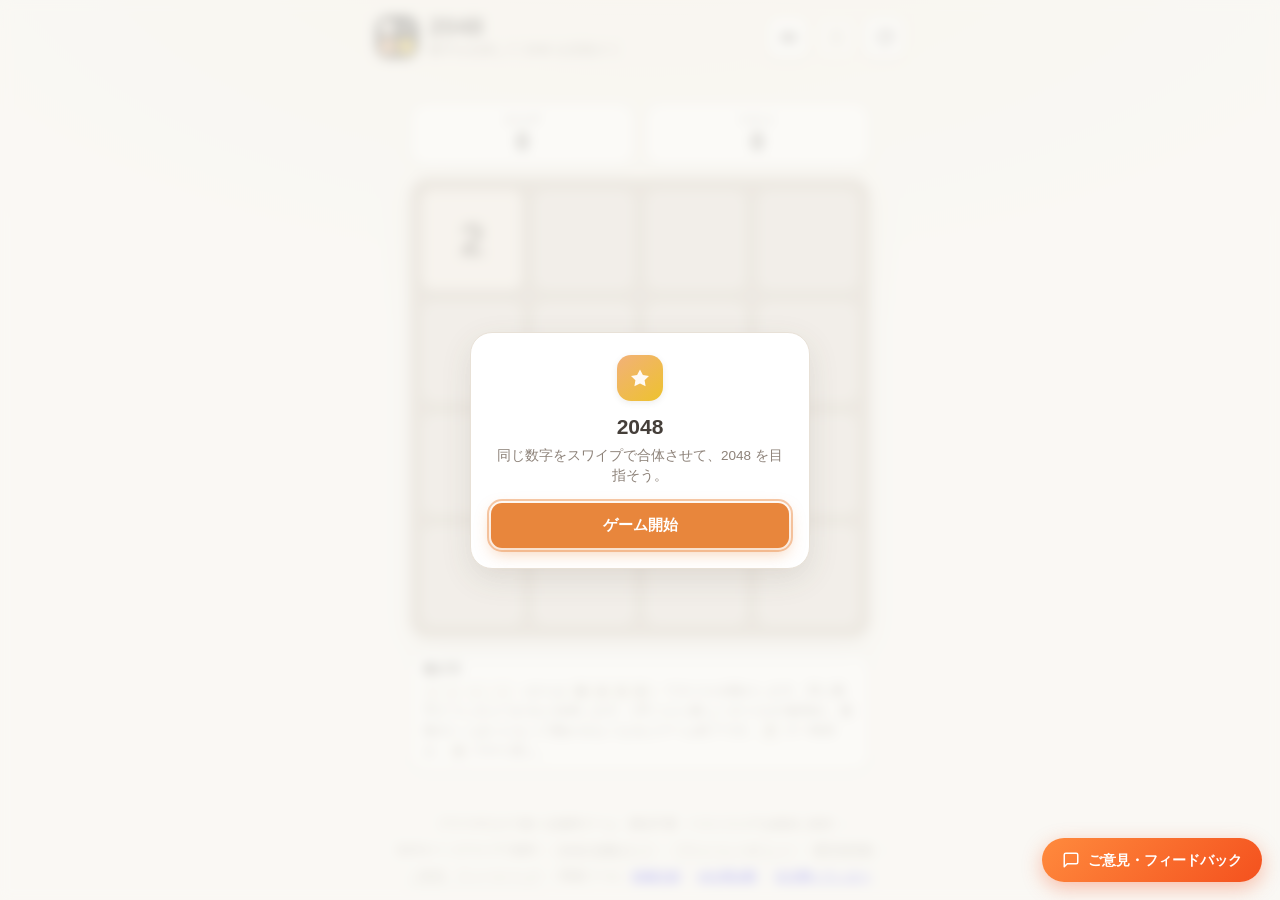
<file: index.html>
<!DOCTYPE html>
<html lang="ja">
<head>
<meta charset="UTF-8">
<meta name="viewport" content="width=device-width, initial-scale=1, viewport-fit=cover, maximum-scale=1, user-scalable=no">
<meta name="theme-color" content="#faf8f4" media="(prefers-color-scheme: light)">
<meta name="theme-color" content="#16151a" media="(prefers-color-scheme: dark)">
<meta name="description" content="2048は、同じ数字のタイルを合体させて2048を目指す無料のパズルゲームです。スマホのスワイプとキーボード操作に対応。インストール不要、ブラウザだけで遊べます。">
<title>2048｜数字を合体させる無料パズルゲーム</title>
<link rel="canonical" href="https://www.reveriel.com/web-game/">
<meta property="og:type" content="website">
<meta property="og:title" content="2048｜数字を合体させる無料パズルゲーム">
<meta property="og:description" content="同じ数字のタイルを合体させて2048を目指す無料パズルゲーム。スマホのスワイプとキーボード操作に対応。">
<meta property="og:url" content="https://www.reveriel.com/web-game/">
<meta property="og:locale" content="ja_JP">
<meta property="og:image" content="https://www.reveriel.com/web-game/og-image.png">
<meta property="og:image:width" content="1200">
<meta property="og:image:height" content="630">
<meta name="twitter:card" content="summary_large_image">
<meta name="twitter:image" content="https://www.reveriel.com/web-game/og-image.png">
<script type="application/ld+json">{"@context":"https://schema.org","@graph":[{"@type":"WebApplication","name":"2048","url":"https://www.reveriel.com/web-game/","applicationCategory":"GameApplication","operatingSystem":"Web","inLanguage":"ja","isAccessibleForFree":true,"offers":{"@type":"Offer","price":"0","priceCurrency":"JPY"},"description":"同じ数字のタイルを合体させて2048を目指す無料のパズルゲーム。スマホのスワイプとキーボード操作に対応。"}]}</script>
<link rel="icon" href="data:image/svg+xml,%3Csvg xmlns='http://www.w3.org/2000/svg' viewBox='0 0 64 64'%3E%3Crect width='64' height='64' rx='14' fill='%231b1a17'/%3E%3Crect x='7' y='7' width='22' height='22' rx='5' fill='%23eee4da'/%3E%3Crect x='35' y='7' width='22' height='22' rx='5' fill='%23eee4da' opacity='.45'/%3E%3Crect x='7' y='35' width='22' height='22' rx='5' fill='%23f2b179'/%3E%3Crect x='35' y='35' width='22' height='22' rx='5' fill='%23edc22e'/%3E%3C/svg%3E">
<link rel="stylesheet" href="style.css">
<!-- Cloudflare Web Analytics --><script type='module' src='https://static.cloudflareinsights.com/beacon.min.js' data-cf-beacon='{"token": "6fc01bf3ac5e457ba1bd16b91e5b653e"}'></script><!-- End Cloudflare Web Analytics -->
</head>
<body>

<div class="app">

  <header class="topbar">
    <div class="brand">
      <svg class="logo" viewBox="0 0 64 64" aria-hidden="true">
        <rect width="64" height="64" rx="14" fill="var(--logo-bg)"/>
        <rect x="7" y="7" width="22" height="22" rx="5" fill="var(--logo-a)"/>
        <rect x="35" y="7" width="22" height="22" rx="5" fill="var(--logo-a)" opacity=".45"/>
        <rect x="7" y="35" width="22" height="22" rx="5" fill="var(--logo-b)"/>
        <rect x="35" y="35" width="22" height="22" rx="5" fill="var(--logo-c)"/>
      </svg>
      <div class="brand-text">
        <h1>2048</h1>
        <p>数字を合体して 2048 を目指そう</p>
      </div>
    </div>

    <div class="controls">
      <button id="btn-sound" class="icon-btn" type="button" aria-label="サウンド切替" aria-pressed="true" title="サウンド切替">
        <svg class="i-on" viewBox="0 0 24 24" aria-hidden="true">
          <path d="M4 9.5h3.2L11.5 6v12L7.2 14.5H4z"/>
          <path d="M15.2 9.2a4 4 0 0 1 0 5.6"/>
          <path d="M17.8 6.6a7.6 7.6 0 0 1 0 10.8"/>
        </svg>
        <svg class="i-off" viewBox="0 0 24 24" aria-hidden="true">
          <path d="M4 9.5h3.2L11.5 6v12L7.2 14.5H4z"/>
          <path d="m15.5 9.5 5 5"/><path d="m20.5 9.5-5 5"/>
        </svg>
      </button>

      <button id="btn-pause" class="icon-btn" type="button" aria-label="一時停止" title="一時停止 / 再開">
        <svg class="i-pause" viewBox="0 0 24 24" aria-hidden="true">
          <path d="M9 5v14M15 5v14"/>
        </svg>
        <svg class="i-play" viewBox="0 0 24 24" aria-hidden="true">
          <path d="M7 4.8 19 12 7 19.2z"/>
        </svg>
      </button>

      <button id="btn-restart" class="icon-btn" type="button" aria-label="はじめから" title="はじめから">
        <svg viewBox="0 0 24 24" aria-hidden="true">
          <path d="M20 12a8 8 0 1 1-2.4-5.7"/>
          <path d="M20 4.5V10h-5.4"/>
        </svg>
      </button>
    </div>
  </header>

  <main class="stage">
    <div class="side">

      <div class="stats">
        <div class="stat" id="score-box">
          <span class="stat-label">スコア</span>
          <strong id="score">0</strong>
        </div>
        <div class="stat">
          <span class="stat-label">ベスト</span>
          <strong id="best">0</strong>
        </div>
      </div>

      <p class="howto">
        <strong>遊び方</strong>
        <span class="hint-touch">盤面を上下左右にスワイプすると、すべてのタイルが同じ方向に動きます。同じ数字どうしがぶつかると合体して1枚になります。1手ごとに新しいタイルが1枚現れ、盤面がいっぱいになって動かせなくなるとゲーム終了です。</span>
        <span class="hint-keys"><kbd>↑</kbd> <kbd>↓</kbd> <kbd>←</kbd> <kbd>→</kbd>（または <kbd>W</kbd><kbd>A</kbd><kbd>S</kbd><kbd>D</kbd>）でタイルを動かします。同じ数字どうしがぶつかると合体します。1手ごとに新しいタイルが1枚現れ、盤面がいっぱいになって動かせなくなるとゲーム終了です。<kbd>P</kbd> で一時停止、<kbd>R</kbd> でやり直し。</span>
      </p>

    </div>

    <div class="board-wrap">
      <div id="board" role="application" aria-label="2048 の盤面">
        <div id="grid" aria-hidden="true"></div>
        <div id="tiles" aria-hidden="true"></div>
        <div id="fx" aria-hidden="true"></div>
      </div>
    </div>
  </main>

  <!-- 広告枠のプレースホルダ（公開時に広告タグを設置。盤面とボタンを覆わないこと）
  <div id="ad-slot" aria-hidden="true"></div>
  -->

  <footer class="footer">
    <span>ブラウザだけで遊べる無料ゲーム・通信不要・ベストスコアは端末に保存</span>
    <span class="dot" aria-hidden="true"></span>
    <span>矢印キー / スワイプで操作</span>
    <span class="dot" aria-hidden="true"></span>
    <a class="footer-link" href="2048-kouryaku.html">2048の攻略ガイド</a>
    <span class="dot" aria-hidden="true"></span>
    <a class="footer-link" href="privacy.html">プライバシーポリシー</a>
    <span class="dot" aria-hidden="true"></span>
    <a class="footer-link" href="company.html">運営者情報</a>
    <span class="dot" aria-hidden="true"></span>
    <a class="footer-link" href="https://docs.google.com/forms/d/e/1FAIpQLSfHGUfgAlViT3TFiVtJi_EpJ4ioUpd9oGyaJ7rehEV-gBH_PA/viewform?usp=pp_url&amp;entry.1745177199=2048%E3%82%B2%E3%83%BC%E3%83%A0" target="_blank" rel="noopener">ご意見・フィードバック</a>
    <span class="dot" aria-hidden="true"></span>
    <span>関連ツール：<a href="https://www.reveriel.com/image-compressor/">画像圧縮</a> ・ <a href="https://www.reveriel.com/ai-diagnosis/">AI仕事診断</a> ・ <a href="https://www.reveriel.com/life-cost-tracker/">生活費トラッカー</a></span>
  </footer>

</div>

<div id="overlay" class="overlay" hidden>
  <div class="overlay-card" role="dialog" aria-modal="true" aria-labelledby="ov-title">
    <div class="ov-badge" id="ov-badge">
      <svg viewBox="0 0 24 24" aria-hidden="true"><path d="M12 3.4 14.9 9l6.1.9-4.4 4.3 1 6.1-5.6-2.9-5.6 2.9 1-6.1L3 9.9 9.1 9z"/></svg>
    </div>
    <h2 id="ov-title">2048</h2>
    <p id="ov-text">同じ数字をスワイプで合体させよう。</p>
    <div class="ov-stats" id="ov-stats" hidden>
      <div class="ov-stat"><span id="ov-score">0</span><small>今回のスコア</small></div>
      <div class="ov-stat"><span id="ov-best">0</span><small>最高分</small></div>
    </div>
    <div class="ov-actions">
      <button id="ov-primary" class="btn btn-primary" type="button">ゲーム開始</button>
      <button id="ov-secondary" class="btn btn-ghost" type="button">はじめから</button>
    </div>

    <!-- スコア共有カード：win / lose 時のみ表示 -->
    <div class="ov-share" id="ov-share" hidden>
      <p class="ov-share-title">スコアカード</p>
      <div id="share-preview" class="share-preview" role="img" aria-label="スコアカードのプレビュー"></div>
      <div class="share-actions">
        <button id="btn-share-x" class="btn btn-primary btn-sm" type="button">Xでシェア</button>
        <button id="btn-share-line" class="btn btn-ghost btn-sm" type="button">LINEでシェア</button>
        <button id="btn-save-png" class="btn btn-ghost btn-sm" type="button">画像を保存</button>
        <button id="btn-copy-link" class="btn btn-ghost btn-sm" type="button">リンクをコピー</button>
      </div>
      <p class="share-hint">カードを保存して投稿できます</p>
    </div>
  </div>
</div>

<script src="game.js"></script>
<!-- フィードバックFAB（右下固定・常時表示） -->
<a href="https://docs.google.com/forms/d/e/1FAIpQLSfHGUfgAlViT3TFiVtJi_EpJ4ioUpd9oGyaJ7rehEV-gBH_PA/viewform?usp=pp_url&amp;entry.1745177199=2048%E3%82%B2%E3%83%BC%E3%83%A0" target="_blank" rel="noopener" class="feedback-fab" aria-label="ご意見・フィードバックを送る">
  <svg viewBox="0 0 24 24" fill="none" stroke="currentColor" stroke-width="2" stroke-linecap="round" stroke-linejoin="round" aria-hidden="true"><path d="M21 15a2 2 0 0 1-2 2H7l-4 4V5a2 2 0 0 1 2-2h14a2 2 0 0 1 2 2z"/></svg>
  <span>ご意見・フィードバック</span>
</a>
</body>
</html>
</file>
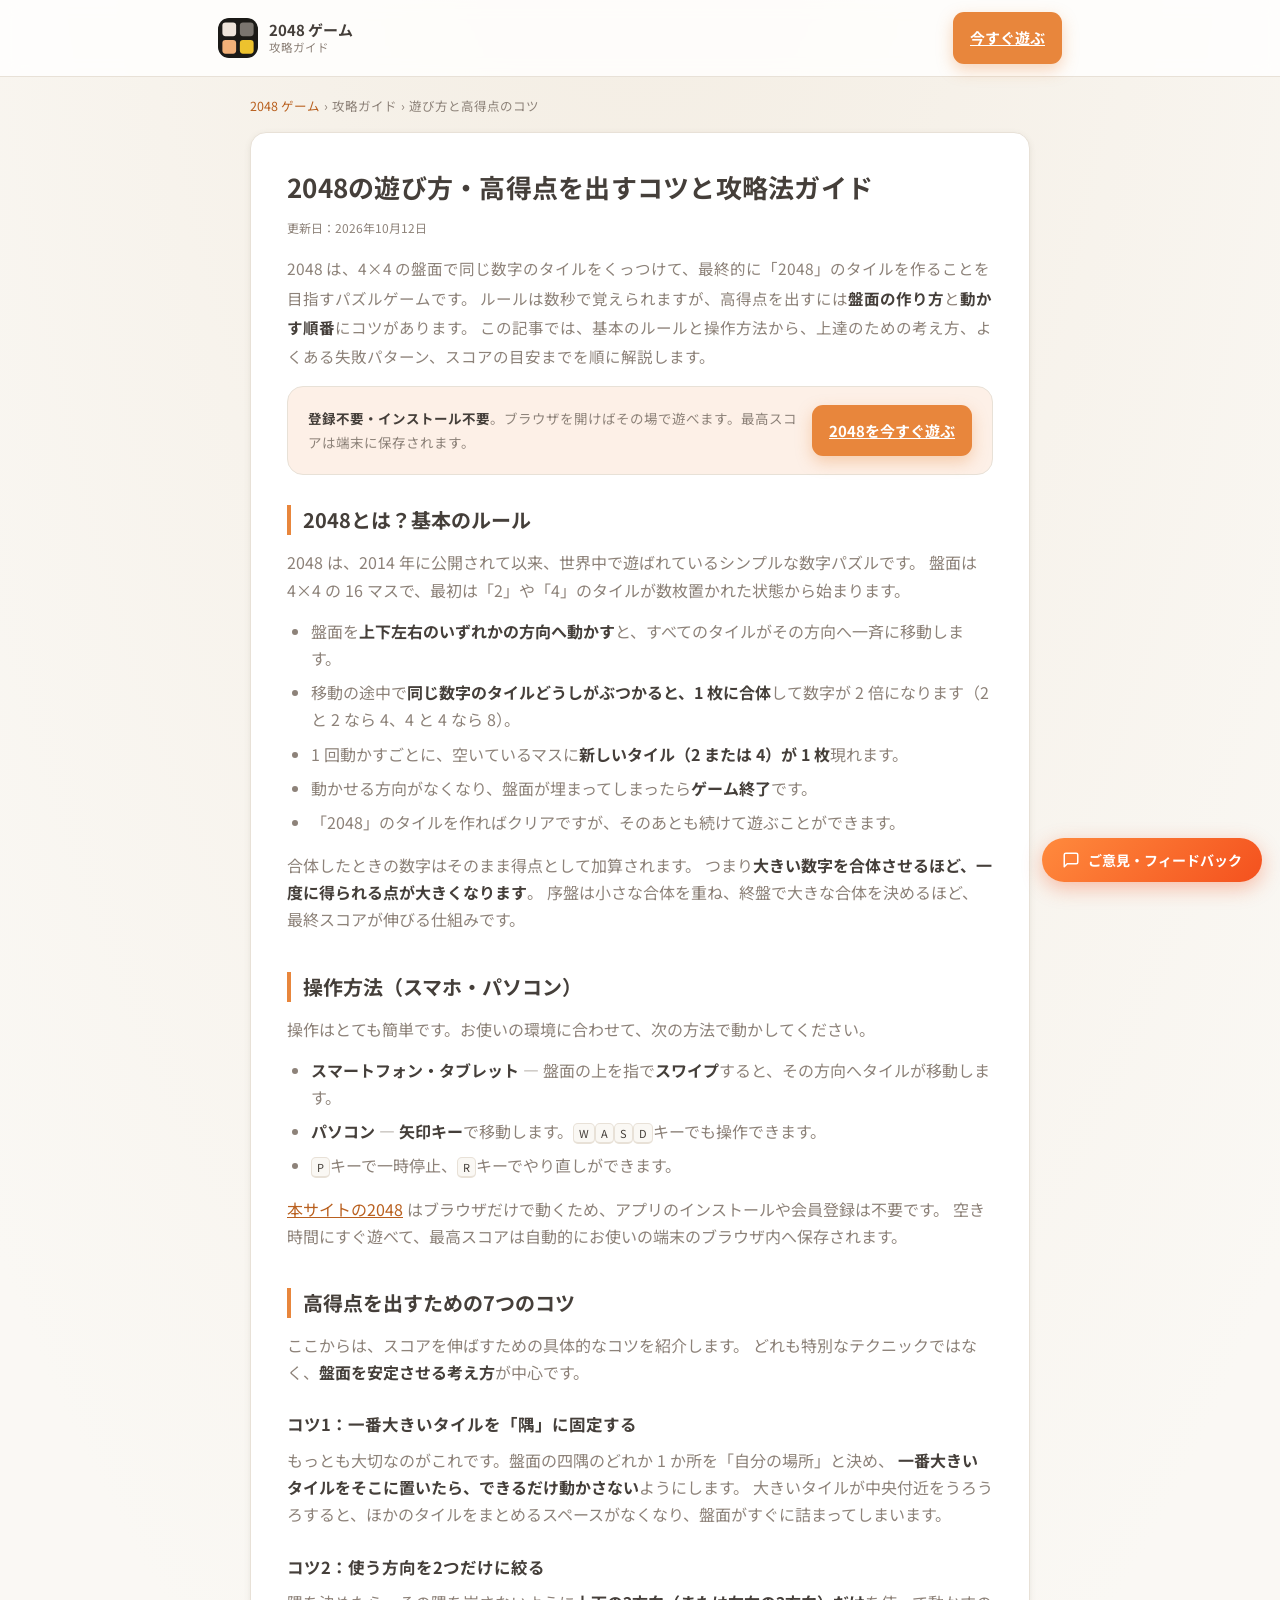
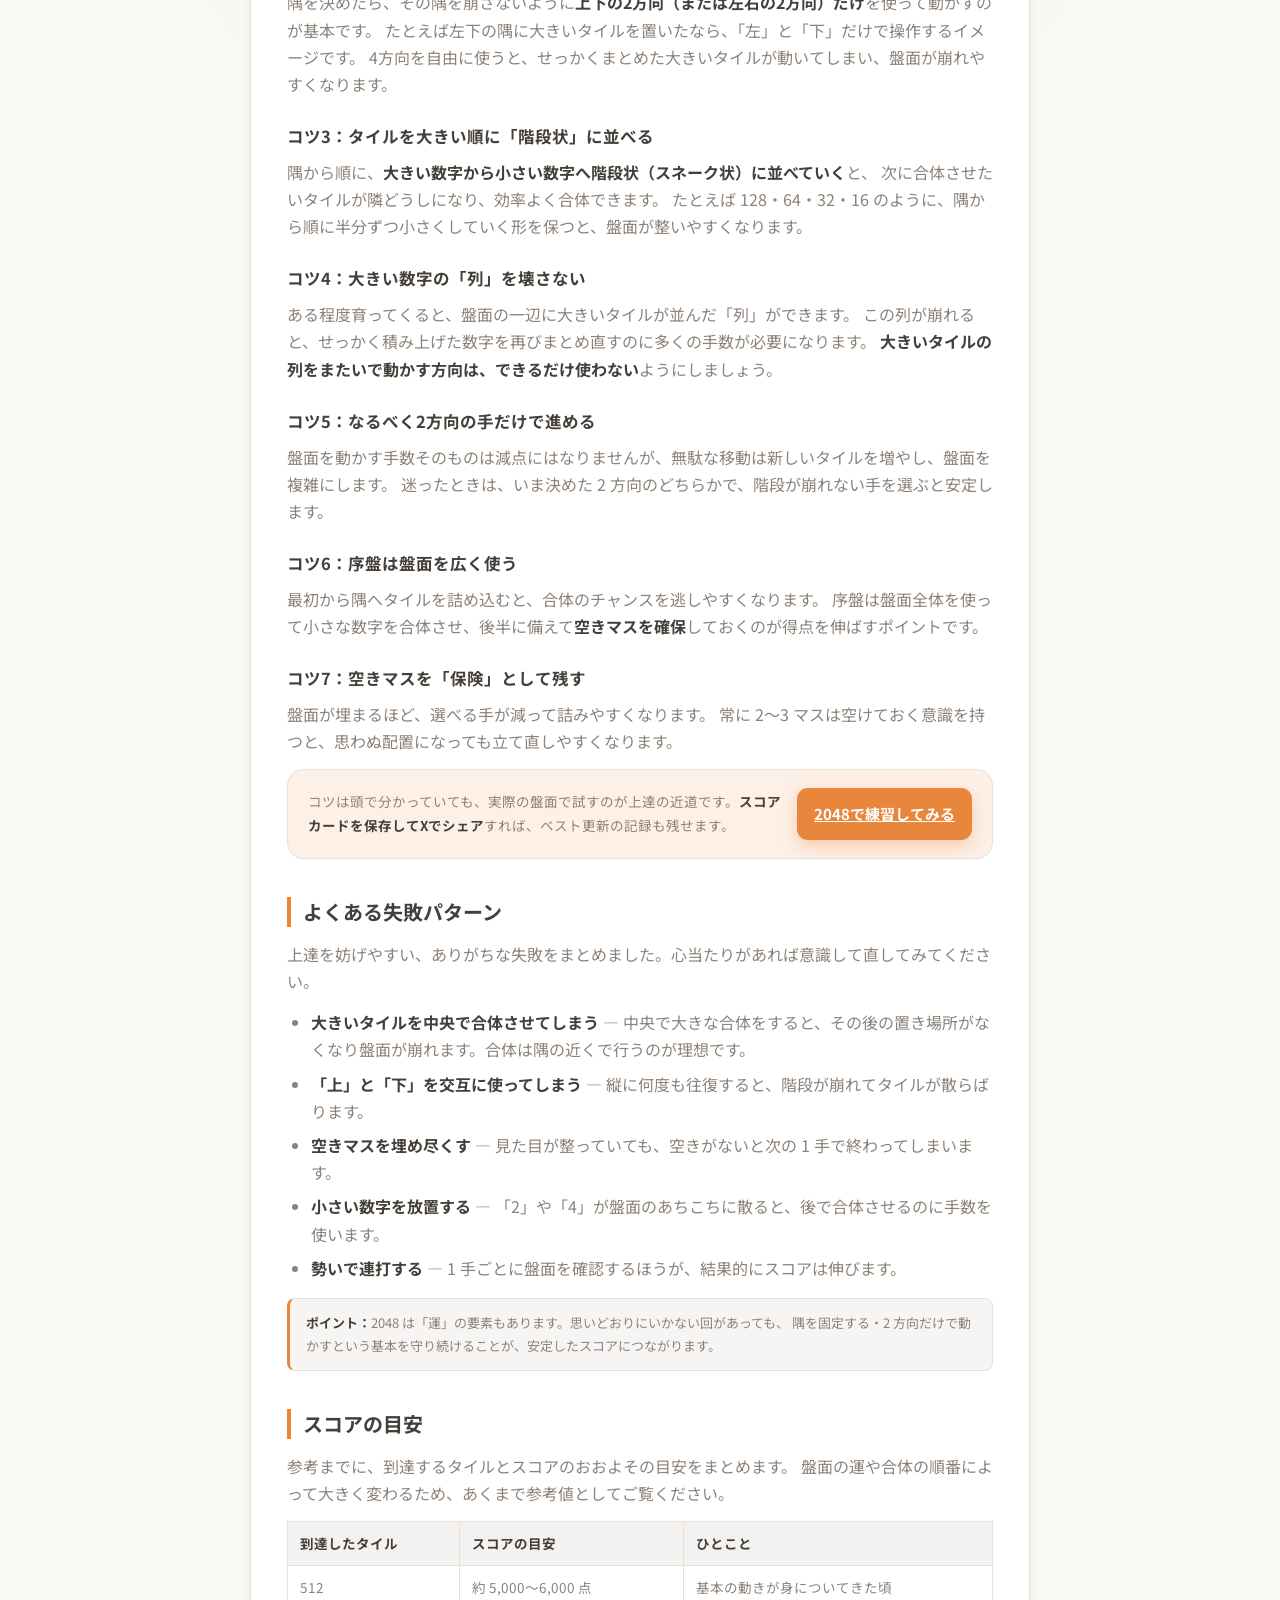
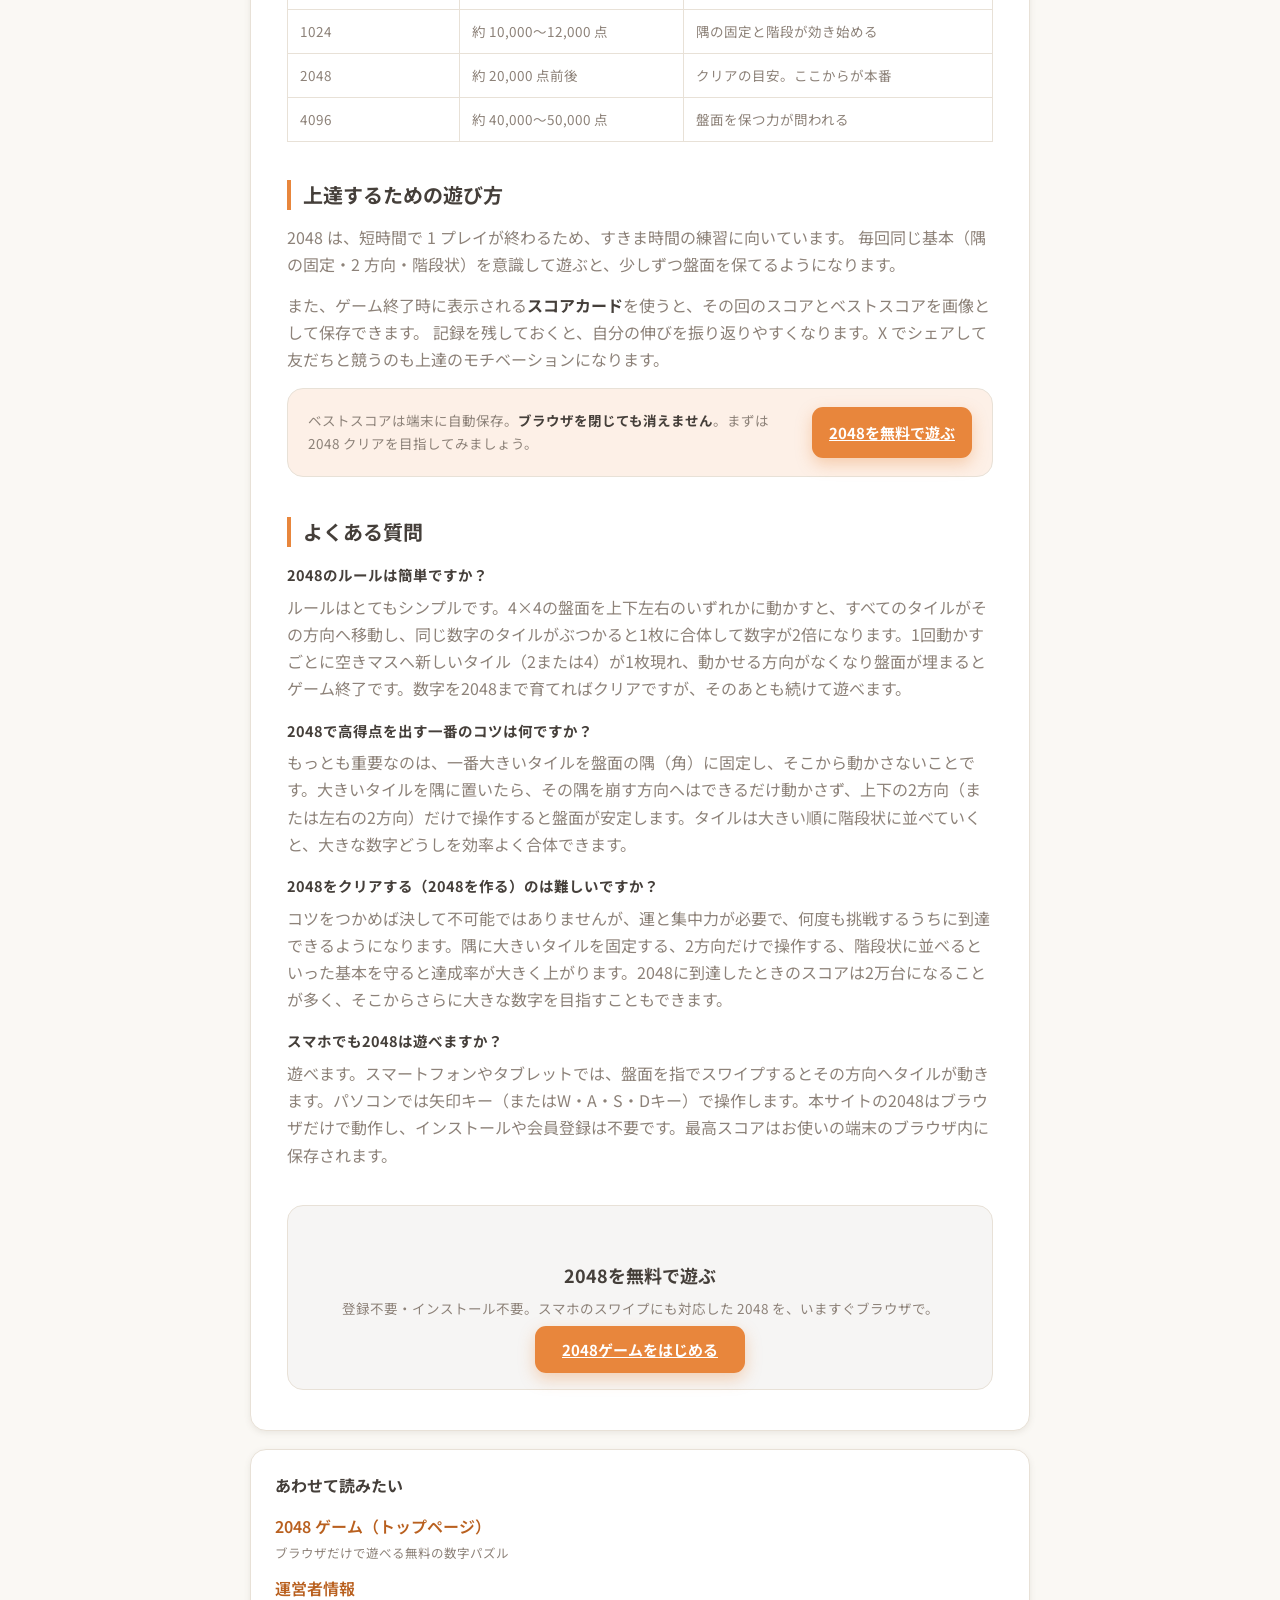
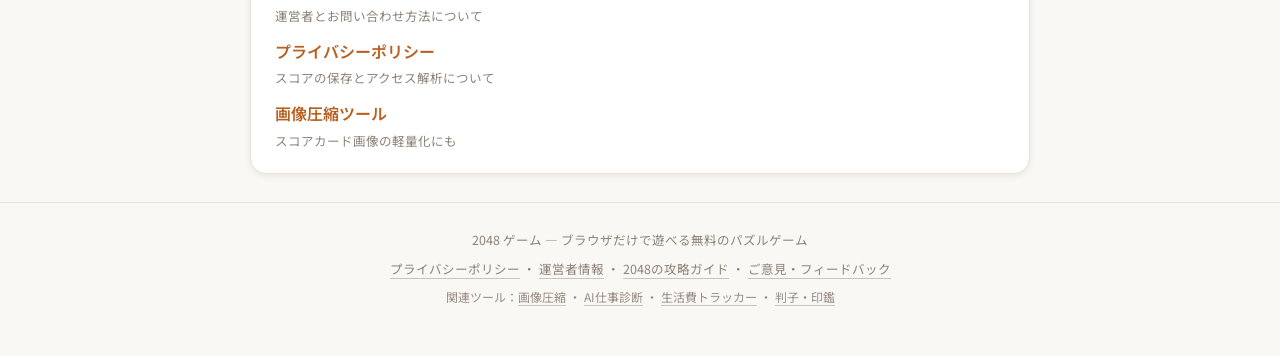
<file: 2048-kouryaku.html>
<!DOCTYPE html>
<html lang="ja">
<head>
<meta charset="UTF-8">
<meta name="viewport" content="width=device-width, initial-scale=1">
<title>2048の遊び方・高得点を出すコツと攻略法ガイド</title>
<meta name="description" content="2048のルールと操作方法をわかりやすく解説し、高得点を出すためのコツを徹底紹介。大きいタイルを隅に固定する立ち回り、2方向だけを使う理由、階段状に並べる考え方、よくある失敗パターン、スコアの目安までまとめました。ブラウザですぐ遊べます。">
<meta name="keywords" content="2048 攻略,2048 コツ,2048 遊び方,2048 高得点,2048 ルール,2048 やり方,2048 ゲーム">
<meta name="robots" content="index, follow">
<link rel="canonical" href="https://www.reveriel.com/web-game/2048-kouryaku.html">
<meta property="og:type" content="article">
<meta property="og:title" content="2048の遊び方・高得点を出すコツと攻略法ガイド">
<meta property="og:description" content="2048のルールと操作方法、高得点を出すコツ、よくある失敗パターン、スコアの目安までまとめた攻略ガイドです。">
<meta property="og:locale" content="ja_JP">
<meta property="og:url" content="https://www.reveriel.com/web-game/2048-kouryaku.html">
<meta property="og:image" content="https://www.reveriel.com/web-game/og-image.png">
<meta name="twitter:card" content="summary_large_image">
<meta name="twitter:title" content="2048の遊び方・高得点を出すコツと攻略法ガイド">
<meta name="twitter:image" content="https://www.reveriel.com/web-game/og-image.png">
<link rel="icon" href="data:image/svg+xml,%3Csvg xmlns='http://www.w3.org/2000/svg' viewBox='0 0 64 64'%3E%3Crect width='64' height='64' rx='14' fill='%231b1a17'/%3E%3Crect x='7' y='7' width='22' height='22' rx='5' fill='%23eee4da'/%3E%3Crect x='35' y='7' width='22' height='22' rx='5' fill='%23eee4da' opacity='.45'/%3E%3Crect x='7' y='35' width='22' height='22' rx='5' fill='%23f2b179'/%3E%3Crect x='35' y='35' width='22' height='22' rx='5' fill='%23edc22e'/%3E%3C/svg%3E">
<link rel="preconnect" href="https://fonts.googleapis.com">
<link rel="preconnect" href="https://fonts.gstatic.com" crossorigin>
<link href="https://fonts.googleapis.com/css2?family=Noto+Sans+JP:wght@400;500;700&family=Noto+Serif+JP:wght@400;600&display=swap" rel="stylesheet">
<link rel="stylesheet" href="style.css">
<link rel="stylesheet" href="guide.css">
<!-- Cloudflare Web Analytics --><script type='module' src='https://static.cloudflareinsights.com/beacon.min.js' data-cf-beacon='{"token": "6fc01bf3ac5e457ba1bd16b91e5b653e"}'></script><!-- End Cloudflare Web Analytics -->
<script type="application/ld+json">
{
  "@context": "https://schema.org",
  "@graph": [
    {
      "@type": "Article",
      "headline": "2048の遊び方・高得点を出すコツと攻略法ガイド",
      "description": "2048のルールと操作方法を解説し、高得点を出すためのコツやよくある失敗パターン、スコアの目安までをまとめた攻略ガイドです。",
      "inLanguage": "ja",
      "datePublished": "2026-10-12",
      "dateModified": "2026-10-12",
      "author": { "@type": "Organization", "name": "Reveriel" },
      "publisher": { "@type": "Organization", "name": "Reveriel" },
      "mainEntityOfPage": { "@type": "WebPage", "@id": "https://www.reveriel.com/web-game/2048-kouryaku.html" },
      "image": "https://www.reveriel.com/web-game/og-image.png"
    },
    {
      "@type": "FAQPage",
      "mainEntity": [
        {
          "@type": "Question",
          "name": "2048のルールは簡単ですか？",
          "acceptedAnswer": {
            "@type": "Answer",
            "text": "ルールはとてもシンプルです。4×4の盤面を上下左右のいずれかに動かすと、すべてのタイルがその方向へ移動し、同じ数字のタイルがぶつかると1枚に合体して数字が2倍になります。1回動かすごとに空きマスへ新しいタイル（2または4）が1枚現れ、動かせる方向がなくなり盤面が埋まるとゲーム終了です。数字を2048まで育てればクリアですが、そのあとも続けて遊べます。"
          }
        },
        {
          "@type": "Question",
          "name": "2048で高得点を出す一番のコツは何ですか？",
          "acceptedAnswer": {
            "@type": "Answer",
            "text": "もっとも重要なのは、一番大きいタイルを盤面の隅（角）に固定し、そこから動かさないことです。大きいタイルを隅に置いたら、その隅を崩す方向へはできるだけ動かさず、上下の2方向（または左右の2方向）だけで操作すると盤面が安定します。タイルは大きい順に階段状に並べていくと、大きな数字どうしを効率よく合体できます。"
          }
        },
        {
          "@type": "Question",
          "name": "2048をクリアする（2048を作る）のは難しいですか？",
          "acceptedAnswer": {
            "@type": "Answer",
            "text": "コツをつかめば決して不可能ではありませんが、運と集中力が必要で、何度も挑戦するうちに到達できるようになります。隅に大きいタイルを固定する、2方向だけで操作する、階段状に並べるといった基本を守ると達成率が大きく上がります。2048に到達したときのスコアは2万台になることが多く、そこからさらに大きな数字を目指すこともできます。"
          }
        },
        {
          "@type": "Question",
          "name": "スマホでも2048は遊べますか？",
          "acceptedAnswer": {
            "@type": "Answer",
            "text": "遊べます。スマートフォンやタブレットでは、盤面を指でスワイプするとその方向へタイルが動きます。パソコンでは矢印キー（またはW・A・S・Dキー）で操作します。本サイトの2048はブラウザだけで動作し、インストールや会員登録は不要です。最高スコアはお使いの端末のブラウザ内に保存されます。"
          }
        }
      ]
    }
  ]
}
</script>
</head>
<body>

<header class="g-site-header no-print">
  <div class="wrap g-header-inner">
    <a class="g-brand" href="https://www.reveriel.com/web-game/">
      <svg class="mark" viewBox="0 0 64 64" aria-hidden="true">
        <rect width="64" height="64" rx="14" fill="var(--logo-bg)"/>
        <rect x="7" y="7" width="22" height="22" rx="5" fill="var(--logo-a)"/>
        <rect x="35" y="7" width="22" height="22" rx="5" fill="var(--logo-a)" opacity=".45"/>
        <rect x="7" y="35" width="22" height="22" rx="5" fill="var(--logo-b)"/>
        <rect x="35" y="35" width="22" height="22" rx="5" fill="var(--logo-c)"/>
      </svg>
      <div class="g-brand-text">
        <strong>2048 ゲーム</strong>
        <span>攻略ガイド</span>
      </div>
    </a>
    <a class="btn btn-primary" href="https://www.reveriel.com/web-game/">今すぐ遊ぶ</a>
  </div>
</header>

<main class="wrap">
  <div class="g-col">

    <nav class="breadcrumb no-print" aria-label="パンくず">
      <ol>
        <li><a href="https://www.reveriel.com/web-game/">2048 ゲーム</a></li>
        <li>攻略ガイド</li>
        <li aria-current="page">遊び方と高得点のコツ</li>
      </ol>
    </nav>

    <article class="guide">
      <h1>2048の遊び方・高得点を出すコツと攻略法ガイド</h1>
      <p class="guide-meta">更新日：2026年10月12日</p>
      <p class="guide-lead">
        2048 は、4×4 の盤面で同じ数字のタイルをくっつけて、最終的に「2048」のタイルを作ることを目指すパズルゲームです。
        ルールは数秒で覚えられますが、高得点を出すには<strong>盤面の作り方</strong>と<strong>動かす順番</strong>にコツがあります。
        この記事では、基本のルールと操作方法から、上達のための考え方、よくある失敗パターン、スコアの目安までを順に解説します。
      </p>

      <div class="guide-cta-box">
        <p><strong>登録不要・インストール不要</strong>。ブラウザを開けばその場で遊べます。最高スコアは端末に保存されます。</p>
        <a class="btn btn-primary" href="https://www.reveriel.com/web-game/">2048を今すぐ遊ぶ</a>
      </div>

      <h2>2048とは？基本のルール</h2>
      <p>
        2048 は、2014 年に公開されて以来、世界中で遊ばれているシンプルな数字パズルです。
        盤面は 4×4 の 16 マスで、最初は「2」や「4」のタイルが数枚置かれた状態から始まります。
      </p>
      <ul>
        <li>盤面を<strong>上下左右のいずれかの方向へ動かす</strong>と、すべてのタイルがその方向へ一斉に移動します。</li>
        <li>移動の途中で<strong>同じ数字のタイルどうしがぶつかると、1 枚に合体</strong>して数字が 2 倍になります（2 と 2 なら 4、4 と 4 なら 8）。</li>
        <li>1 回動かすごとに、空いているマスに<strong>新しいタイル（2 または 4）が 1 枚</strong>現れます。</li>
        <li>動かせる方向がなくなり、盤面が埋まってしまったら<strong>ゲーム終了</strong>です。</li>
        <li>「2048」のタイルを作ればクリアですが、そのあとも続けて遊ぶことができます。</li>
      </ul>
      <p>
        合体したときの数字はそのまま得点として加算されます。
        つまり<strong>大きい数字を合体させるほど、一度に得られる点が大きくなります</strong>。
        序盤は小さな合体を重ね、終盤で大きな合体を決めるほど、最終スコアが伸びる仕組みです。
      </p>

      <h2>操作方法（スマホ・パソコン）</h2>
      <p>
        操作はとても簡単です。お使いの環境に合わせて、次の方法で動かしてください。
      </p>
      <ul>
        <li><strong>スマートフォン・タブレット</strong> — 盤面の上を指で<strong>スワイプ</strong>すると、その方向へタイルが移動します。</li>
        <li><strong>パソコン</strong> — <strong>矢印キー</strong>で移動します。<kbd>W</kbd><kbd>A</kbd><kbd>S</kbd><kbd>D</kbd>キーでも操作できます。</li>
        <li><kbd>P</kbd>キーで一時停止、<kbd>R</kbd>キーでやり直しができます。</li>
      </ul>
      <p>
        <a href="https://www.reveriel.com/web-game/">本サイトの2048</a> はブラウザだけで動くため、アプリのインストールや会員登録は不要です。
        空き時間にすぐ遊べて、最高スコアは自動的にお使いの端末のブラウザ内へ保存されます。
      </p>

      <h2>高得点を出すための7つのコツ</h2>
      <p>
        ここからは、スコアを伸ばすための具体的なコツを紹介します。
        どれも特別なテクニックではなく、<strong>盤面を安定させる考え方</strong>が中心です。
      </p>

      <h3>コツ1：一番大きいタイルを「隅」に固定する</h3>
      <p>
        もっとも大切なのがこれです。盤面の四隅のどれか 1 か所を「自分の場所」と決め、
        <strong>一番大きいタイルをそこに置いたら、できるだけ動かさない</strong>ようにします。
        大きいタイルが中央付近をうろうろすると、ほかのタイルをまとめるスペースがなくなり、盤面がすぐに詰まってしまいます。
      </p>

      <h3>コツ2：使う方向を2つだけに絞る</h3>
      <p>
        隅を決めたら、その隅を崩さないように<strong>上下の2方向（または左右の2方向）だけ</strong>を使って動かすのが基本です。
        たとえば左下の隅に大きいタイルを置いたなら、「左」と「下」だけで操作するイメージです。
        4方向を自由に使うと、せっかくまとめた大きいタイルが動いてしまい、盤面が崩れやすくなります。
      </p>

      <h3>コツ3：タイルを大きい順に「階段状」に並べる</h3>
      <p>
        隅から順に、<strong>大きい数字から小さい数字へ階段状（スネーク状）に並べていく</strong>と、
        次に合体させたいタイルが隣どうしになり、効率よく合体できます。
        たとえば 128・64・32・16 のように、隅から順に半分ずつ小さくしていく形を保つと、盤面が整いやすくなります。
      </p>

      <h3>コツ4：大きい数字の「列」を壊さない</h3>
      <p>
        ある程度育ってくると、盤面の一辺に大きいタイルが並んだ「列」ができます。
        この列が崩れると、せっかく積み上げた数字を再びまとめ直すのに多くの手数が必要になります。
        <strong>大きいタイルの列をまたいで動かす方向は、できるだけ使わない</strong>ようにしましょう。
      </p>

      <h3>コツ5：なるべく2方向の手だけで進める</h3>
      <p>
        盤面を動かす手数そのものは減点にはなりませんが、無駄な移動は新しいタイルを増やし、盤面を複雑にします。
        迷ったときは、いま決めた 2 方向のどちらかで、階段が崩れない手を選ぶと安定します。
      </p>

      <h3>コツ6：序盤は盤面を広く使う</h3>
      <p>
        最初から隅へタイルを詰め込むと、合体のチャンスを逃しやすくなります。
        序盤は盤面全体を使って小さな数字を合体させ、後半に備えて<strong>空きマスを確保</strong>しておくのが得点を伸ばすポイントです。
      </p>

      <h3>コツ7：空きマスを「保険」として残す</h3>
      <p>
        盤面が埋まるほど、選べる手が減って詰みやすくなります。
        常に 2〜3 マスは空けておく意識を持つと、思わぬ配置になっても立て直しやすくなります。
      </p>

      <div class="guide-cta-box">
        <p>コツは頭で分かっていても、実際の盤面で試すのが上達の近道です。<strong>スコアカードを保存してXでシェア</strong>すれば、ベスト更新の記録も残せます。</p>
        <a class="btn btn-primary" href="https://www.reveriel.com/web-game/">2048で練習してみる</a>
      </div>

      <h2>よくある失敗パターン</h2>
      <p>上達を妨げやすい、ありがちな失敗をまとめました。心当たりがあれば意識して直してみてください。</p>
      <ul>
        <li><strong>大きいタイルを中央で合体させてしまう</strong> — 中央で大きな合体をすると、その後の置き場所がなくなり盤面が崩れます。合体は隅の近くで行うのが理想です。</li>
        <li><strong>「上」と「下」を交互に使ってしまう</strong> — 縦に何度も往復すると、階段が崩れてタイルが散らばります。</li>
        <li><strong>空きマスを埋め尽くす</strong> — 見た目が整っていても、空きがないと次の 1 手で終わってしまいます。</li>
        <li><strong>小さい数字を放置する</strong> — 「2」や「4」が盤面のあちこちに散ると、後で合体させるのに手数を使います。</li>
        <li><strong>勢いで連打する</strong> — 1 手ごとに盤面を確認するほうが、結果的にスコアは伸びます。</li>
      </ul>
      <div class="guide-note">
        <strong>ポイント：</strong>2048 は「運」の要素もあります。思いどおりにいかない回があっても、
        隅を固定する・2 方向だけで動かすという基本を守り続けることが、安定したスコアにつながります。
      </div>

      <h2>スコアの目安</h2>
      <p>
        参考までに、到達するタイルとスコアのおおよその目安をまとめます。
        盤面の運や合体の順番によって大きく変わるため、あくまで参考値としてご覧ください。
      </p>
      <div class="table-scroll">
        <table class="guide-table">
          <thead>
            <tr><th>到達したタイル</th><th>スコアの目安</th><th>ひとこと</th></tr>
          </thead>
          <tbody>
            <tr><td>512</td><td>約 5,000〜6,000 点</td><td>基本の動きが身についてきた頃</td></tr>
            <tr><td>1024</td><td>約 10,000〜12,000 点</td><td>隅の固定と階段が効き始める</td></tr>
            <tr><td>2048</td><td>約 20,000 点前後</td><td>クリアの目安。ここからが本番</td></tr>
            <tr><td>4096</td><td>約 40,000〜50,000 点</td><td>盤面を保つ力が問われる</td></tr>
          </tbody>
        </table>
      </div>

      <h2>上達するための遊び方</h2>
      <p>
        2048 は、短時間で 1 プレイが終わるため、すきま時間の練習に向いています。
        毎回同じ基本（隅の固定・2 方向・階段状）を意識して遊ぶと、少しずつ盤面を保てるようになります。
      </p>
      <p>
        また、ゲーム終了時に表示される<strong>スコアカード</strong>を使うと、その回のスコアとベストスコアを画像として保存できます。
        記録を残しておくと、自分の伸びを振り返りやすくなります。X でシェアして友だちと競うのも上達のモチベーションになります。
      </p>

      <div class="guide-cta-box">
        <p>ベストスコアは端末に自動保存。<strong>ブラウザを閉じても消えません</strong>。まずは 2048 クリアを目指してみましょう。</p>
        <a class="btn btn-primary" href="https://www.reveriel.com/web-game/">2048を無料で遊ぶ</a>
      </div>

      <section class="guide-faq" aria-labelledby="faqTitle">
        <h2 id="faqTitle">よくある質問</h2>
        <dl>
          <dt>2048のルールは簡単ですか？</dt>
          <dd>ルールはとてもシンプルです。4×4の盤面を上下左右のいずれかに動かすと、すべてのタイルがその方向へ移動し、同じ数字のタイルがぶつかると1枚に合体して数字が2倍になります。1回動かすごとに空きマスへ新しいタイル（2または4）が1枚現れ、動かせる方向がなくなり盤面が埋まるとゲーム終了です。数字を2048まで育てればクリアですが、そのあとも続けて遊べます。</dd>

          <dt>2048で高得点を出す一番のコツは何ですか？</dt>
          <dd>もっとも重要なのは、一番大きいタイルを盤面の隅（角）に固定し、そこから動かさないことです。大きいタイルを隅に置いたら、その隅を崩す方向へはできるだけ動かさず、上下の2方向（または左右の2方向）だけで操作すると盤面が安定します。タイルは大きい順に階段状に並べていくと、大きな数字どうしを効率よく合体できます。</dd>

          <dt>2048をクリアする（2048を作る）のは難しいですか？</dt>
          <dd>コツをつかめば決して不可能ではありませんが、運と集中力が必要で、何度も挑戦するうちに到達できるようになります。隅に大きいタイルを固定する、2方向だけで操作する、階段状に並べるといった基本を守ると達成率が大きく上がります。2048に到達したときのスコアは2万台になることが多く、そこからさらに大きな数字を目指すこともできます。</dd>

          <dt>スマホでも2048は遊べますか？</dt>
          <dd>遊べます。スマートフォンやタブレットでは、盤面を指でスワイプするとその方向へタイルが動きます。パソコンでは矢印キー（またはW・A・S・Dキー）で操作します。本サイトの2048はブラウザだけで動作し、インストールや会員登録は不要です。最高スコアはお使いの端末のブラウザ内に保存されます。</dd>
        </dl>
      </section>

      <div class="guide-cta-foot">
        <h2>2048を無料で遊ぶ</h2>
        <p>登録不要・インストール不要。スマホのスワイプにも対応した 2048 を、いますぐブラウザで。</p>
        <a class="btn btn-primary" href="https://www.reveriel.com/web-game/">2048ゲームをはじめる</a>
      </div>
    </article>

    <section class="guide-related no-print" aria-labelledby="relTitle">
      <h2 id="relTitle">あわせて読みたい</h2>
      <ul>
        <li><a href="https://www.reveriel.com/web-game/">2048 ゲーム（トップページ）<span class="rel-desc">ブラウザだけで遊べる無料の数字パズル</span></a></li>
        <li><a href="https://www.reveriel.com/web-game/company.html">運営者情報<span class="rel-desc">運営者とお問い合わせ方法について</span></a></li>
        <li><a href="https://www.reveriel.com/web-game/privacy.html">プライバシーポリシー<span class="rel-desc">スコアの保存とアクセス解析について</span></a></li>
        <li><a href="https://www.reveriel.com/image-compressor/">画像圧縮ツール<span class="rel-desc">スコアカード画像の軽量化にも</span></a></li>
      </ul>
    </section>

  </div>
</main>

<footer class="g-footer no-print">
  <div class="wrap">
    <p>2048 ゲーム — ブラウザだけで遊べる無料のパズルゲーム</p>
    <p>
      <a href="https://www.reveriel.com/web-game/privacy.html">プライバシーポリシー</a> ・
      <a href="https://www.reveriel.com/web-game/company.html">運営者情報</a> ・
      <a href="https://www.reveriel.com/web-game/2048-kouryaku.html">2048の攻略ガイド</a> ・
      <a href="https://docs.google.com/forms/d/e/1FAIpQLSfHGUfgAlViT3TFiVtJi_EpJ4ioUpd9oGyaJ7rehEV-gBH_PA/viewform?usp=pp_url&amp;entry.1745177199=2048%E3%82%B2%E3%83%BC%E3%83%A0" target="_blank" rel="noopener">ご意見・フィードバック</a>
    </p>
    <p class="related">関連ツール：<a href="https://www.reveriel.com/image-compressor/">画像圧縮</a> ・ <a href="https://www.reveriel.com/ai-diagnosis/">AI仕事診断</a> ・ <a href="https://www.reveriel.com/life-cost-tracker/">生活費トラッカー</a> ・ <a href="https://www.reveriel.com/hanko-generator/">判子・印鑑</a></p>
  </div>
</footer>

<a href="https://docs.google.com/forms/d/e/1FAIpQLSfHGUfgAlViT3TFiVtJi_EpJ4ioUpd9oGyaJ7rehEV-gBH_PA/viewform?usp=pp_url&amp;entry.1745177199=2048%E3%82%B2%E3%83%BC%E3%83%A0" target="_blank" rel="noopener" class="feedback-fab" aria-label="ご意見・フィードバックを送る">
  <svg viewBox="0 0 24 24" fill="none" stroke="currentColor" stroke-width="2" stroke-linecap="round" stroke-linejoin="round" aria-hidden="true"><path d="M21 15a2 2 0 0 1-2 2H7l-4 4V5a2 2 0 0 1 2-2h14a2 2 0 0 1 2 2z"/></svg>
  <span>ご意見・フィードバック</span>
</a>
</body>
</html>
</file>
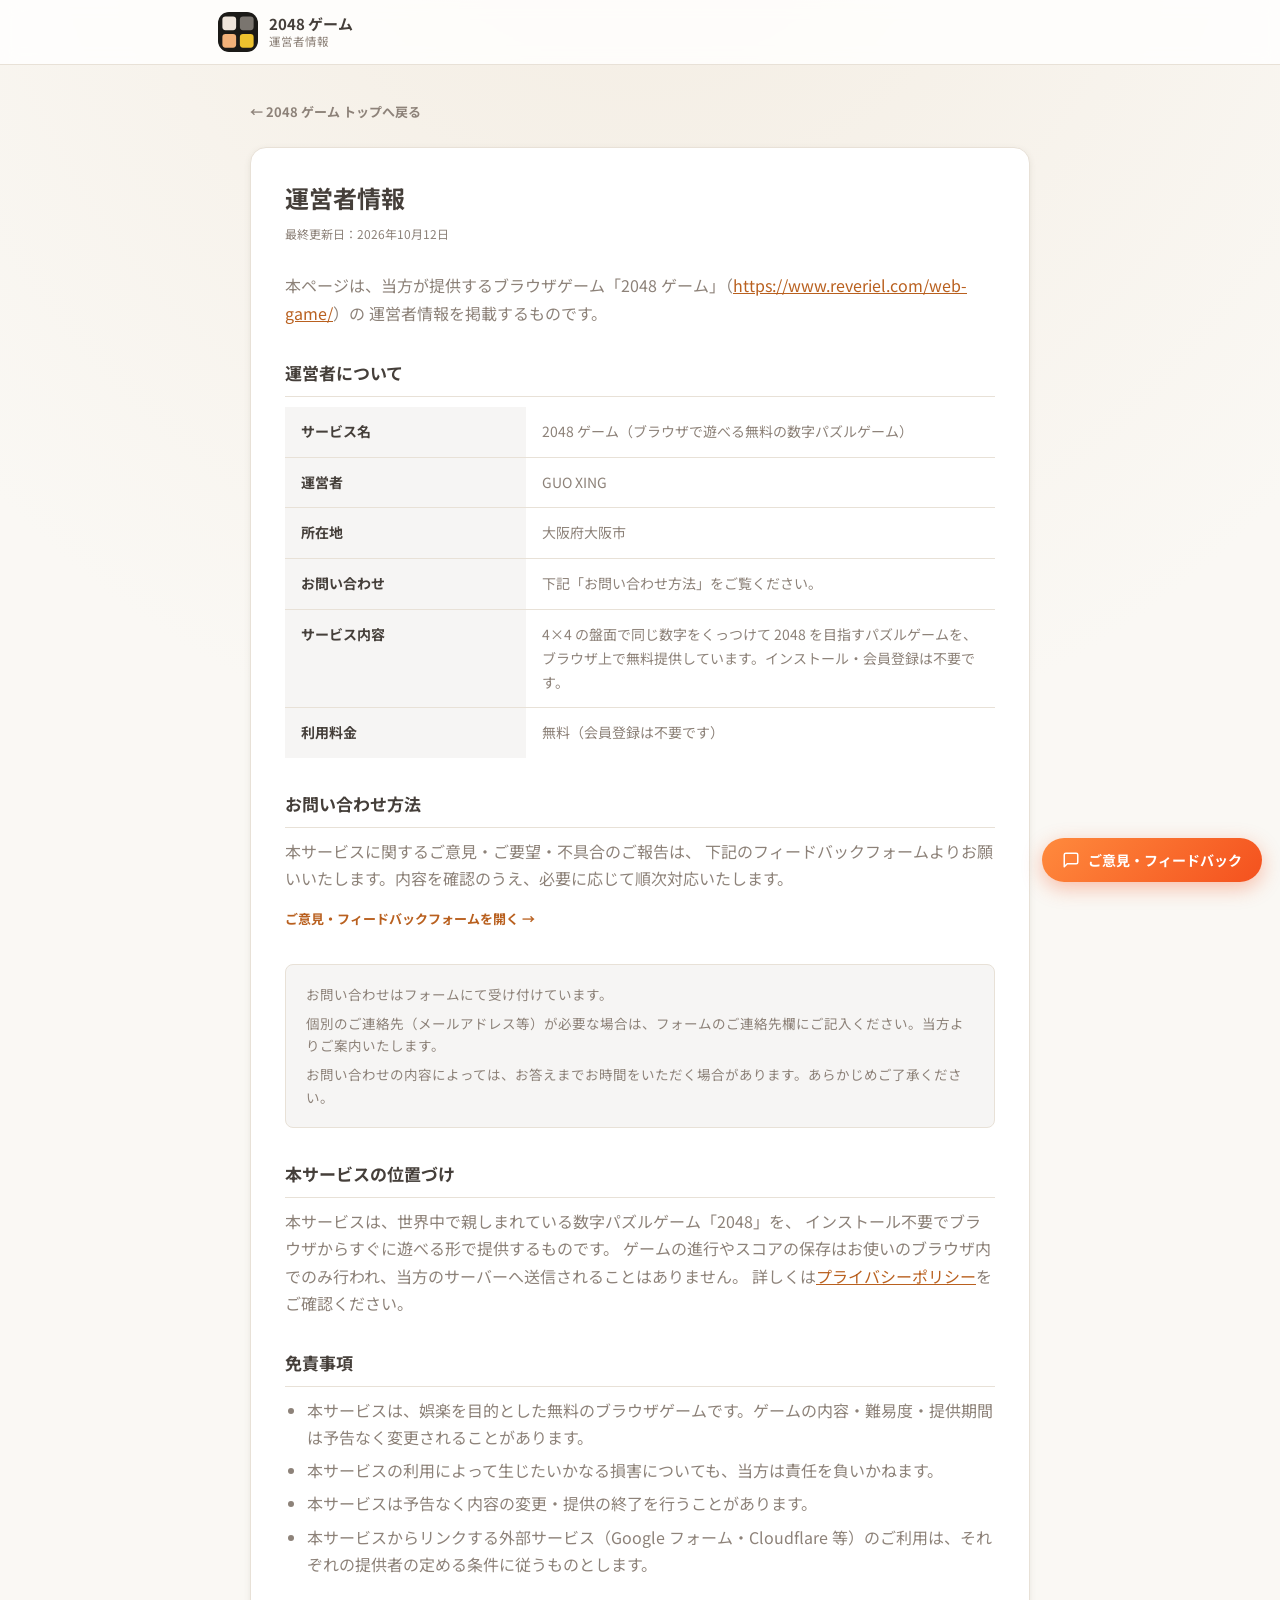
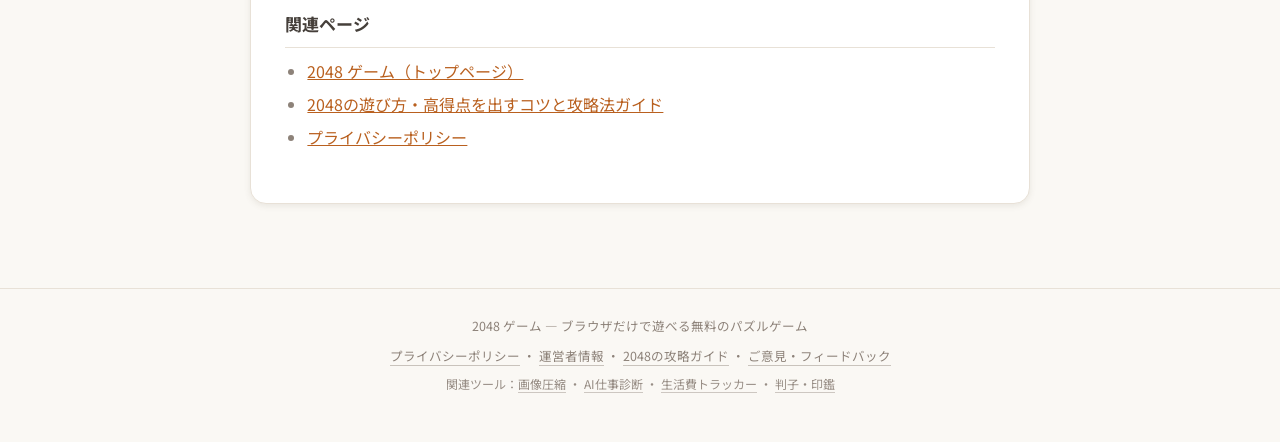
<file: company.html>
<!DOCTYPE html>
<html lang="ja">
<head>
<meta charset="UTF-8">
<meta name="viewport" content="width=device-width, initial-scale=1">
<title>運営者情報｜2048 ゲーム</title>
<meta name="description" content="2048 ゲームの運営者情報ページです。運営者、所在地、お問い合わせ方法、サービス内容、免責事項について掲載しています。">
<meta name="robots" content="index, follow">
<link rel="canonical" href="https://www.reveriel.com/web-game/company.html">
<meta property="og:type" content="website">
<meta property="og:title" content="運営者情報｜2048 ゲーム">
<meta property="og:description" content="2048 ゲームの運営者、お問い合わせ方法、免責事項について掲載しています。">
<meta property="og:locale" content="ja_JP">
<meta property="og:url" content="https://www.reveriel.com/web-game/company.html">
<meta property="og:image" content="https://www.reveriel.com/web-game/og-image.png">
<meta name="twitter:card" content="summary_large_image">
<meta name="twitter:image" content="https://www.reveriel.com/web-game/og-image.png">
<link rel="icon" href="data:image/svg+xml,%3Csvg xmlns='http://www.w3.org/2000/svg' viewBox='0 0 64 64'%3E%3Crect width='64' height='64' rx='14' fill='%231b1a17'/%3E%3Crect x='7' y='7' width='22' height='22' rx='5' fill='%23eee4da'/%3E%3Crect x='35' y='7' width='22' height='22' rx='5' fill='%23eee4da' opacity='.45'/%3E%3Crect x='7' y='35' width='22' height='22' rx='5' fill='%23f2b179'/%3E%3Crect x='35' y='35' width='22' height='22' rx='5' fill='%23edc22e'/%3E%3C/svg%3E">
<link rel="preconnect" href="https://fonts.googleapis.com">
<link rel="preconnect" href="https://fonts.gstatic.com" crossorigin>
<link href="https://fonts.googleapis.com/css2?family=Noto+Sans+JP:wght@400;500;700&display=swap" rel="stylesheet">
<link rel="stylesheet" href="style.css">
<link rel="stylesheet" href="guide.css">
<!-- Cloudflare Web Analytics --><script type='module' src='https://static.cloudflareinsights.com/beacon.min.js' data-cf-beacon='{"token": "6fc01bf3ac5e457ba1bd16b91e5b653e"}'></script><!-- End Cloudflare Web Analytics -->
</head>
<body>

<header class="g-site-header no-print">
  <div class="wrap g-header-inner">
    <a class="g-brand" href="https://www.reveriel.com/web-game/">
      <svg class="mark" viewBox="0 0 64 64" aria-hidden="true">
        <rect width="64" height="64" rx="14" fill="var(--logo-bg)"/>
        <rect x="7" y="7" width="22" height="22" rx="5" fill="var(--logo-a)"/>
        <rect x="35" y="7" width="22" height="22" rx="5" fill="var(--logo-a)" opacity=".45"/>
        <rect x="7" y="35" width="22" height="22" rx="5" fill="var(--logo-b)"/>
        <rect x="35" y="35" width="22" height="22" rx="5" fill="var(--logo-c)"/>
      </svg>
      <div class="g-brand-text">
        <strong>2048 ゲーム</strong>
        <span>運営者情報</span>
      </div>
    </a>
  </div>
</header>

<main class="wrap">
  <section class="legal-page">
    <div class="g-col">
      <a class="legal-back" href="https://www.reveriel.com/web-game/">← 2048 ゲーム トップへ戻る</a>

      <article class="legal">
        <h1>運営者情報</h1>
        <p class="legal-meta">最終更新日：2026年10月12日</p>

        <p>
          本ページは、当方が提供するブラウザゲーム「2048 ゲーム」（<a href="https://www.reveriel.com/web-game/">https://www.reveriel.com/web-game/</a>）の
          運営者情報を掲載するものです。
        </p>

        <h2>運営者について</h2>
        <table class="legal-table">
          <tbody>
            <tr>
              <th>サービス名</th>
              <td>2048 ゲーム（ブラウザで遊べる無料の数字パズルゲーム）</td>
            </tr>
            <tr>
              <th>運営者</th>
              <td>GUO XING</td>
            </tr>
            <tr>
              <th>所在地</th>
              <td>大阪府大阪市</td>
            </tr>
            <tr>
              <th>お問い合わせ</th>
              <td>下記「お問い合わせ方法」をご覧ください。</td>
            </tr>
            <tr>
              <th>サービス内容</th>
              <td>4×4 の盤面で同じ数字をくっつけて 2048 を目指すパズルゲームを、ブラウザ上で無料提供しています。インストール・会員登録は不要です。</td>
            </tr>
            <tr>
              <th>利用料金</th>
              <td>無料（会員登録は不要です）</td>
            </tr>
          </tbody>
        </table>

        <h2>お問い合わせ方法</h2>
        <p>
          本サービスに関するご意見・ご要望・不具合のご報告は、
          下記のフィードバックフォームよりお願いいたします。内容を確認のうえ、必要に応じて順次対応いたします。
        </p>
        <p>
          <a class="legal-back" style="margin:0 0 0;color:var(--accent-text);" href="https://docs.google.com/forms/d/e/1FAIpQLSfHGUfgAlViT3TFiVtJi_EpJ4ioUpd9oGyaJ7rehEV-gBH_PA/viewform?usp=pp_url&amp;entry.1745177199=2048%E3%82%B2%E3%83%BC%E3%83%A0" target="_blank" rel="noopener">ご意見・フィードバックフォームを開く →</a>
        </p>
        <div class="legal-contact">
          <p>お問い合わせはフォームにて受け付けています。</p>
          <p>個別のご連絡先（メールアドレス等）が必要な場合は、フォームのご連絡先欄にご記入ください。当方よりご案内いたします。</p>
          <p>お問い合わせの内容によっては、お答えまでお時間をいただく場合があります。あらかじめご了承ください。</p>
        </div>

        <h2>本サービスの位置づけ</h2>
        <p>
          本サービスは、世界中で親しまれている数字パズルゲーム「2048」を、
          インストール不要でブラウザからすぐに遊べる形で提供するものです。
          ゲームの進行やスコアの保存はお使いのブラウザ内でのみ行われ、当方のサーバーへ送信されることはありません。
          詳しくは<a href="https://www.reveriel.com/web-game/privacy.html">プライバシーポリシー</a>をご確認ください。
        </p>

        <h2>免責事項</h2>
        <ul>
          <li>本サービスは、娯楽を目的とした無料のブラウザゲームです。ゲームの内容・難易度・提供期間は予告なく変更されることがあります。</li>
          <li>本サービスの利用によって生じたいかなる損害についても、当方は責任を負いかねます。</li>
          <li>本サービスは予告なく内容の変更・提供の終了を行うことがあります。</li>
          <li>本サービスからリンクする外部サービス（Google フォーム・Cloudflare 等）のご利用は、それぞれの提供者の定める条件に従うものとします。</li>
        </ul>

        <h2>関連ページ</h2>
        <ul>
          <li><a href="https://www.reveriel.com/web-game/">2048 ゲーム（トップページ）</a></li>
          <li><a href="https://www.reveriel.com/web-game/2048-kouryaku.html">2048の遊び方・高得点を出すコツと攻略法ガイド</a></li>
          <li><a href="https://www.reveriel.com/web-game/privacy.html">プライバシーポリシー</a></li>
        </ul>
      </article>
    </div>
  </section>
</main>

<footer class="g-footer no-print">
  <div class="wrap">
    <p>2048 ゲーム — ブラウザだけで遊べる無料のパズルゲーム</p>
    <p>
      <a href="https://www.reveriel.com/web-game/privacy.html">プライバシーポリシー</a> ・
      <a href="https://www.reveriel.com/web-game/company.html">運営者情報</a> ・
      <a href="https://www.reveriel.com/web-game/2048-kouryaku.html">2048の攻略ガイド</a> ・
      <a href="https://docs.google.com/forms/d/e/1FAIpQLSfHGUfgAlViT3TFiVtJi_EpJ4ioUpd9oGyaJ7rehEV-gBH_PA/viewform?usp=pp_url&amp;entry.1745177199=2048%E3%82%B2%E3%83%BC%E3%83%A0" target="_blank" rel="noopener">ご意見・フィードバック</a>
    </p>
    <p class="related">関連ツール：<a href="https://www.reveriel.com/image-compressor/">画像圧縮</a> ・ <a href="https://www.reveriel.com/ai-diagnosis/">AI仕事診断</a> ・ <a href="https://www.reveriel.com/life-cost-tracker/">生活費トラッカー</a> ・ <a href="https://www.reveriel.com/hanko-generator/">判子・印鑑</a></p>
  </div>
</footer>

<a href="https://docs.google.com/forms/d/e/1FAIpQLSfHGUfgAlViT3TFiVtJi_EpJ4ioUpd9oGyaJ7rehEV-gBH_PA/viewform?usp=pp_url&amp;entry.1745177199=2048%E3%82%B2%E3%83%BC%E3%83%A0" target="_blank" rel="noopener" class="feedback-fab" aria-label="ご意見・フィードバックを送る">
  <svg viewBox="0 0 24 24" fill="none" stroke="currentColor" stroke-width="2" stroke-linecap="round" stroke-linejoin="round" aria-hidden="true"><path d="M21 15a2 2 0 0 1-2 2H7l-4 4V5a2 2 0 0 1 2-2h14a2 2 0 0 1 2 2z"/></svg>
  <span>ご意見・フィードバック</span>
</a>
</body>
</html>
</file>
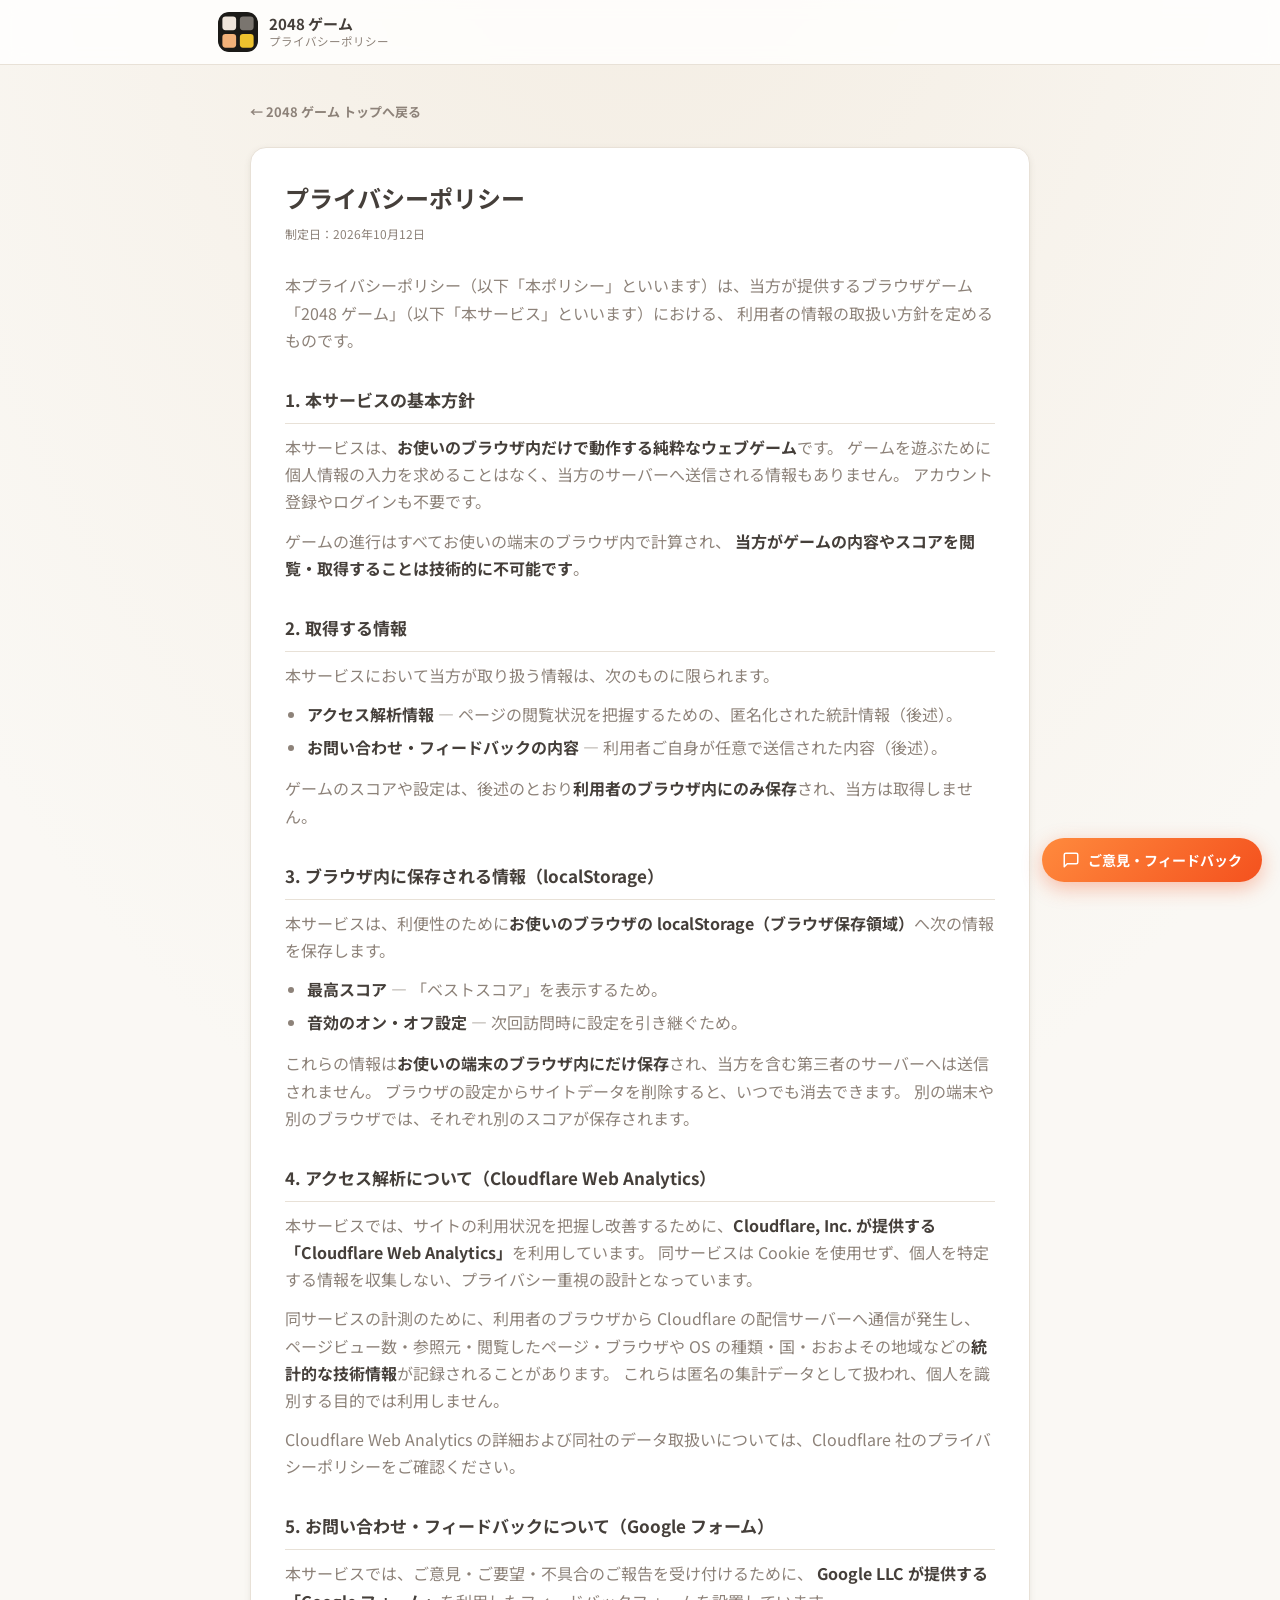
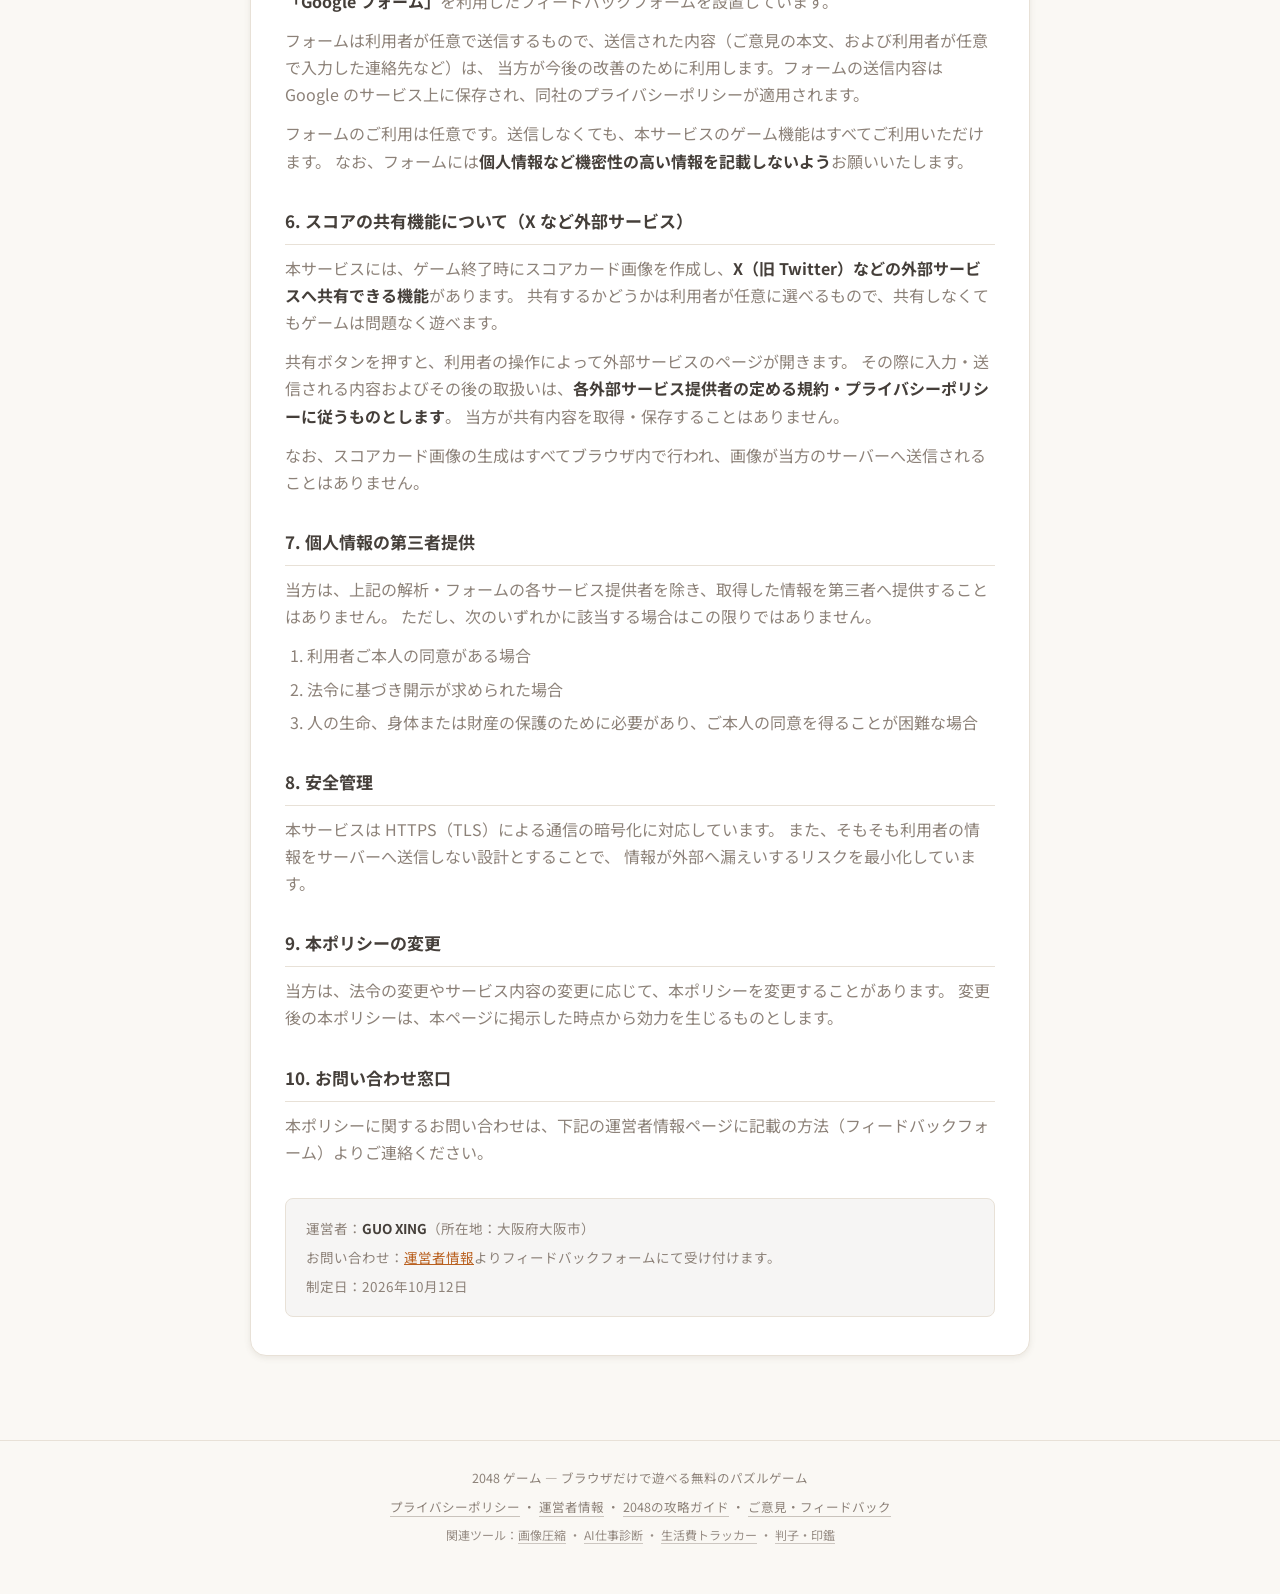
<file: privacy.html>
<!DOCTYPE html>
<html lang="ja">
<head>
<meta charset="UTF-8">
<meta name="viewport" content="width=device-width, initial-scale=1">
<title>プライバシーポリシー｜2048 ゲーム</title>
<meta name="description" content="2048 ゲームにおける個人情報と利用データの取扱い方針です。スコアや進行状況はブラウザ内（localStorage）にのみ保存され、サーバーへ送信されません。アクセス解析とお問い合わせの取扱いについても記載しています。">
<meta name="robots" content="index, follow">
<link rel="canonical" href="https://www.reveriel.com/web-game/privacy.html">
<meta property="og:type" content="website">
<meta property="og:title" content="プライバシーポリシー｜2048 ゲーム">
<meta property="og:description" content="スコアや設定はブラウザ内にのみ保存。サーバーへ送信・収集しません。アクセス解析とお問い合わせの取扱いについて定めます。">
<meta property="og:locale" content="ja_JP">
<meta property="og:url" content="https://www.reveriel.com/web-game/privacy.html">
<meta property="og:image" content="https://www.reveriel.com/web-game/og-image.png">
<meta name="twitter:card" content="summary_large_image">
<meta name="twitter:image" content="https://www.reveriel.com/web-game/og-image.png">
<link rel="icon" href="data:image/svg+xml,%3Csvg xmlns='http://www.w3.org/2000/svg' viewBox='0 0 64 64'%3E%3Crect width='64' height='64' rx='14' fill='%231b1a17'/%3E%3Crect x='7' y='7' width='22' height='22' rx='5' fill='%23eee4da'/%3E%3Crect x='35' y='7' width='22' height='22' rx='5' fill='%23eee4da' opacity='.45'/%3E%3Crect x='7' y='35' width='22' height='22' rx='5' fill='%23f2b179'/%3E%3Crect x='35' y='35' width='22' height='22' rx='5' fill='%23edc22e'/%3E%3C/svg%3E">
<link rel="preconnect" href="https://fonts.googleapis.com">
<link rel="preconnect" href="https://fonts.gstatic.com" crossorigin>
<link href="https://fonts.googleapis.com/css2?family=Noto+Sans+JP:wght@400;500;700&display=swap" rel="stylesheet">
<link rel="stylesheet" href="style.css">
<link rel="stylesheet" href="guide.css">
<!-- Cloudflare Web Analytics --><script type='module' src='https://static.cloudflareinsights.com/beacon.min.js' data-cf-beacon='{"token": "6fc01bf3ac5e457ba1bd16b91e5b653e"}'></script><!-- End Cloudflare Web Analytics -->
</head>
<body>

<header class="g-site-header no-print">
  <div class="wrap g-header-inner">
    <a class="g-brand" href="https://www.reveriel.com/web-game/">
      <svg class="mark" viewBox="0 0 64 64" aria-hidden="true">
        <rect width="64" height="64" rx="14" fill="var(--logo-bg)"/>
        <rect x="7" y="7" width="22" height="22" rx="5" fill="var(--logo-a)"/>
        <rect x="35" y="7" width="22" height="22" rx="5" fill="var(--logo-a)" opacity=".45"/>
        <rect x="7" y="35" width="22" height="22" rx="5" fill="var(--logo-b)"/>
        <rect x="35" y="35" width="22" height="22" rx="5" fill="var(--logo-c)"/>
      </svg>
      <div class="g-brand-text">
        <strong>2048 ゲーム</strong>
        <span>プライバシーポリシー</span>
      </div>
    </a>
  </div>
</header>

<main class="wrap">
  <section class="legal-page">
    <div class="g-col">
      <a class="legal-back" href="https://www.reveriel.com/web-game/">← 2048 ゲーム トップへ戻る</a>

      <article class="legal">
        <h1>プライバシーポリシー</h1>
        <p class="legal-meta">制定日：2026年10月12日</p>

        <p>
          本プライバシーポリシー（以下「本ポリシー」といいます）は、当方が提供するブラウザゲーム「2048 ゲーム」（以下「本サービス」といいます）における、
          利用者の情報の取扱い方針を定めるものです。
        </p>

        <h2>1. 本サービスの基本方針</h2>
        <p>
          本サービスは、<strong>お使いのブラウザ内だけで動作する純粋なウェブゲーム</strong>です。
          ゲームを遊ぶために個人情報の入力を求めることはなく、当方のサーバーへ送信される情報もありません。
          アカウント登録やログインも不要です。
        </p>
        <p>
          ゲームの進行はすべてお使いの端末のブラウザ内で計算され、
          <strong>当方がゲームの内容やスコアを閲覧・取得することは技術的に不可能です</strong>。
        </p>

        <h2>2. 取得する情報</h2>
        <p>本サービスにおいて当方が取り扱う情報は、次のものに限られます。</p>
        <ul>
          <li><strong>アクセス解析情報</strong> — ページの閲覧状況を把握するための、匿名化された統計情報（後述）。</li>
          <li><strong>お問い合わせ・フィードバックの内容</strong> — 利用者ご自身が任意で送信された内容（後述）。</li>
        </ul>
        <p>
          ゲームのスコアや設定は、後述のとおり<strong>利用者のブラウザ内にのみ保存</strong>され、当方は取得しません。
        </p>

        <h2>3. ブラウザ内に保存される情報（localStorage）</h2>
        <p>
          本サービスは、利便性のために<strong>お使いのブラウザの localStorage（ブラウザ保存領域）</strong>へ次の情報を保存します。
        </p>
        <ul>
          <li><strong>最高スコア</strong> — 「ベストスコア」を表示するため。</li>
          <li><strong>音効のオン・オフ設定</strong> — 次回訪問時に設定を引き継ぐため。</li>
        </ul>
        <p>
          これらの情報は<strong>お使いの端末のブラウザ内にだけ保存</strong>され、当方を含む第三者のサーバーへは送信されません。
          ブラウザの設定からサイトデータを削除すると、いつでも消去できます。
          別の端末や別のブラウザでは、それぞれ別のスコアが保存されます。
        </p>

        <h2>4. アクセス解析について（Cloudflare Web Analytics）</h2>
        <p>
          本サービスでは、サイトの利用状況を把握し改善するために、<strong>Cloudflare, Inc. が提供する「Cloudflare Web Analytics」</strong>を利用しています。
          同サービスは Cookie を使用せず、個人を特定する情報を収集しない、プライバシー重視の設計となっています。
        </p>
        <p>
          同サービスの計測のために、利用者のブラウザから Cloudflare の配信サーバーへ通信が発生し、
          ページビュー数・参照元・閲覧したページ・ブラウザや OS の種類・国・おおよその地域などの<strong>統計的な技術情報</strong>が記録されることがあります。
          これらは匿名の集計データとして扱われ、個人を識別する目的では利用しません。
        </p>
        <p>
          Cloudflare Web Analytics の詳細および同社のデータ取扱いについては、Cloudflare 社のプライバシーポリシーをご確認ください。
        </p>

        <h2>5. お問い合わせ・フィードバックについて（Google フォーム）</h2>
        <p>
          本サービスでは、ご意見・ご要望・不具合のご報告を受け付けるために、
          <strong>Google LLC が提供する「Google フォーム」</strong>を利用したフィードバックフォームを設置しています。
        </p>
        <p>
          フォームは利用者が任意で送信するもので、送信された内容（ご意見の本文、および利用者が任意で入力した連絡先など）は、
          当方が今後の改善のために利用します。フォームの送信内容は Google のサービス上に保存され、同社のプライバシーポリシーが適用されます。
        </p>
        <p>
          フォームのご利用は任意です。送信しなくても、本サービスのゲーム機能はすべてご利用いただけます。
          なお、フォームには<strong>個人情報など機密性の高い情報を記載しないよう</strong>お願いいたします。
        </p>

        <h2>6. スコアの共有機能について（X など外部サービス）</h2>
        <p>
          本サービスには、ゲーム終了時にスコアカード画像を作成し、<strong>X（旧 Twitter）などの外部サービスへ共有できる機能</strong>があります。
          共有するかどうかは利用者が任意に選べるもので、共有しなくてもゲームは問題なく遊べます。
        </p>
        <p>
          共有ボタンを押すと、利用者の操作によって外部サービスのページが開きます。
          その際に入力・送信される内容およびその後の取扱いは、<strong>各外部サービス提供者の定める規約・プライバシーポリシーに従うものとします</strong>。
          当方が共有内容を取得・保存することはありません。
        </p>
        <p>
          なお、スコアカード画像の生成はすべてブラウザ内で行われ、画像が当方のサーバーへ送信されることはありません。
        </p>

        <h2>7. 個人情報の第三者提供</h2>
        <p>
          当方は、上記の解析・フォームの各サービス提供者を除き、取得した情報を第三者へ提供することはありません。
          ただし、次のいずれかに該当する場合はこの限りではありません。
        </p>
        <ol>
          <li>利用者ご本人の同意がある場合</li>
          <li>法令に基づき開示が求められた場合</li>
          <li>人の生命、身体または財産の保護のために必要があり、ご本人の同意を得ることが困難な場合</li>
        </ol>

        <h2>8. 安全管理</h2>
        <p>
          本サービスは HTTPS（TLS）による通信の暗号化に対応しています。
          また、そもそも利用者の情報をサーバーへ送信しない設計とすることで、
          情報が外部へ漏えいするリスクを最小化しています。
        </p>

        <h2>9. 本ポリシーの変更</h2>
        <p>
          当方は、法令の変更やサービス内容の変更に応じて、本ポリシーを変更することがあります。
          変更後の本ポリシーは、本ページに掲示した時点から効力を生じるものとします。
        </p>

        <h2>10. お問い合わせ窓口</h2>
        <p>
          本ポリシーに関するお問い合わせは、下記の運営者情報ページに記載の方法（フィードバックフォーム）よりご連絡ください。
        </p>
        <div class="legal-contact">
          <p>運営者：<strong>GUO XING</strong>（所在地：大阪府大阪市）</p>
          <p>お問い合わせ：<a href="https://www.reveriel.com/web-game/company.html">運営者情報</a>よりフィードバックフォームにて受け付けます。</p>
          <p>制定日：2026年10月12日</p>
        </div>
      </article>
    </div>
  </section>
</main>

<footer class="g-footer no-print">
  <div class="wrap">
    <p>2048 ゲーム — ブラウザだけで遊べる無料のパズルゲーム</p>
    <p>
      <a href="https://www.reveriel.com/web-game/privacy.html">プライバシーポリシー</a> ・
      <a href="https://www.reveriel.com/web-game/company.html">運営者情報</a> ・
      <a href="https://www.reveriel.com/web-game/2048-kouryaku.html">2048の攻略ガイド</a> ・
      <a href="https://docs.google.com/forms/d/e/1FAIpQLSfHGUfgAlViT3TFiVtJi_EpJ4ioUpd9oGyaJ7rehEV-gBH_PA/viewform?usp=pp_url&amp;entry.1745177199=2048%E3%82%B2%E3%83%BC%E3%83%A0" target="_blank" rel="noopener">ご意見・フィードバック</a>
    </p>
    <p class="related">関連ツール：<a href="https://www.reveriel.com/image-compressor/">画像圧縮</a> ・ <a href="https://www.reveriel.com/ai-diagnosis/">AI仕事診断</a> ・ <a href="https://www.reveriel.com/life-cost-tracker/">生活費トラッカー</a> ・ <a href="https://www.reveriel.com/hanko-generator/">判子・印鑑</a></p>
  </div>
</footer>

<a href="https://docs.google.com/forms/d/e/1FAIpQLSfHGUfgAlViT3TFiVtJi_EpJ4ioUpd9oGyaJ7rehEV-gBH_PA/viewform?usp=pp_url&amp;entry.1745177199=2048%E3%82%B2%E3%83%BC%E3%83%A0" target="_blank" rel="noopener" class="feedback-fab" aria-label="ご意見・フィードバックを送る">
  <svg viewBox="0 0 24 24" fill="none" stroke="currentColor" stroke-width="2" stroke-linecap="round" stroke-linejoin="round" aria-hidden="true"><path d="M21 15a2 2 0 0 1-2 2H7l-4 4V5a2 2 0 0 1 2-2h14a2 2 0 0 1 2 2z"/></svg>
  <span>ご意見・フィードバック</span>
</a>
</body>
</html>
</file>
<file: style.css>
/* ==========================================================================
   2048 — 样式表
   配色通过 CSS 变量集中管理，默认浅色，跟随系统深色。
   ========================================================================== */

:root {
  /* 棋盘边长：宽度、可用高度、上限三者取小，保证任何屏幕下都不会溢出 */
  --board-size: max(180px, min(92vw, calc(100vh - 320px), 460px));
  --board-size: max(180px, min(92vw, calc(100dvh - 320px), 460px));

  --bg: #faf8f4;
  --bg-glow: #f3ece1;
  --panel: #ffffff;
  --text: #453f3a;
  --muted: #8d8279;
  --line: #e8e1d7;
  --board-bg: #c9bdaf;
  --cell-bg: rgba(255, 255, 255, .32);
  --shadow: 0 10px 30px rgba(93, 78, 62, .13);
  --shadow-sm: 0 2px 6px rgba(93, 78, 62, .10);

  --accent: #e8863c;
  --accent-text: #b9601f;
  --focus: rgba(232, 134, 60, .45);

  --logo-bg: #1b1a17;
  --logo-a: #eee4da;
  --logo-b: #f2b179;
  --logo-c: #edc22e;

  /* 方块底色 */
  --t2: #eee4da;   --t2-fg: #6e655c;
  --t4: #ece0c8;   --t4-fg: #6e655c;
  --t8: #f2b179;   --t8-fg: #fffaf4;
  --t16: #f59563;  --t16-fg: #fffaf4;
  --t32: #f67c5f;  --t32-fg: #fffaf4;
  --t64: #f65e3b;  --t64-fg: #fffaf4;
  --t128: #edcf72; --t128-fg: #fffaf4;
  --t256: #edcc61; --t256-fg: #fffaf4;
  --t512: #edc850; --t512-fg: #fffaf4;
  --t1024: #edc53f;--t1024-fg: #fffaf4;
  --t2048: #edc22e;--t2048-fg: #fffaf4;
  --tsuper: #3c3a32; --tsuper-fg: #f6f1e7;
  --tile-shadow: 0 2px 4px rgba(90, 74, 58, .14);
  --popup: #a8853a;

  --radius-card: 16px;
  --radius-btn: 11px;
  --ease: cubic-bezier(.3, .7, .3, 1);
}

@media (prefers-color-scheme: dark) {
  :root {
    --bg: #16151a;
    --bg-glow: #201e26;
    --panel: #201e26;
    --text: #eae5dd;
    --muted: #9a938a;
    --line: #2e2b34;
    --board-bg: #2a2830;
    --cell-bg: rgba(255, 255, 255, .05);
    --shadow: 0 12px 34px rgba(0, 0, 0, .45);
    --shadow-sm: 0 2px 8px rgba(0, 0, 0, .35);

    --accent: #f0975a;
    --accent-text: #f5b481;
    --focus: rgba(240, 151, 90, .5);

    --logo-bg: #f6f1e7;
    --logo-a: #2a2830;
    --logo-b: #f2b179;
    --logo-c: #edc22e;

    --t2: #3a3742;   --t2-fg: #d9d3ca;
    --t4: #45414e;   --t4-fg: #e4ded4;
    --t8: #e0a173;   --t8-fg: #241f1a;
    --t16: #e08a5a;  --t16-fg: #241f1a;
    --t32: #e07353;  --t32-fg: #fff6ef;
    --t64: #dd5433;  --t64-fg: #fff6ef;
    --t128: #d8bb5f; --t128-fg: #241f1a;
    --t256: #d8b84e; --t256-fg: #241f1a;
    --t512: #d6b23c; --t512-fg: #241f1a;
    --t1024: #d3ac2b;--t1024-fg: #241f1a;
    --t2048: #d0a51c;--t2048-fg: #241f1a;
    --tsuper: #f6f1e7; --tsuper-fg: #241f1a;
    --tile-shadow: 0 2px 6px rgba(0, 0, 0, .35);
    --popup: #e9c86a;
  }
}

* { box-sizing: border-box; }

html, body {
  margin: 0;
  padding: 0;
  overscroll-behavior: none;
}

body {
  min-height: 100vh;
  min-height: 100dvh;
  background:
    radial-gradient(120% 80% at 50% -10%, var(--bg-glow), transparent 60%),
    var(--bg);
  color: var(--text);
  font-family: ui-sans-serif, -apple-system, BlinkMacSystemFont, "Segoe UI",
    "PingFang SC", "Hiragino Sans GB", "Microsoft YaHei", Roboto, sans-serif;
  font-size: 16px;
  line-height: 1.5;
  -webkit-font-smoothing: antialiased;
  -webkit-tap-highlight-color: transparent;
  user-select: none;
  -webkit-user-select: none;
  touch-action: manipulation;
}

.app {
  max-width: 560px;
  margin: 0 auto;
  padding: max(14px, env(safe-area-inset-top)) 16px max(14px, env(safe-area-inset-bottom));
  display: flex;
  flex-direction: column;
  gap: 14px;
  min-height: 100vh;
  min-height: 100dvh;
}

/* ---------- 顶栏 ---------- */

.topbar {
  display: flex;
  align-items: center;
  justify-content: space-between;
  gap: 12px;
}

.brand { display: flex; align-items: center; gap: 11px; min-width: 0; }

.logo {
  width: 42px;
  height: 42px;
  flex: none;
  border-radius: 12px;
  box-shadow: var(--shadow-sm);
}

.brand-text { min-width: 0; }

.brand h1 {
  margin: 0;
  font-size: 24px;
  line-height: 1.1;
  letter-spacing: .01em;
  font-weight: 800;
}

.brand p {
  margin: 1px 0 0;
  font-size: 12.5px;
  color: var(--muted);
  white-space: nowrap;
  overflow: hidden;
  text-overflow: ellipsis;
}

.controls { display: flex; gap: 8px; flex: none; }

.icon-btn {
  width: 40px;
  height: 40px;
  display: grid;
  place-items: center;
  border: 1px solid var(--line);
  background: var(--panel);
  color: var(--text);
  border-radius: var(--radius-btn);
  cursor: pointer;
  box-shadow: var(--shadow-sm);
  transition: transform .12s var(--ease), border-color .15s, color .15s, opacity .15s;
}

.icon-btn svg {
  width: 21px;
  height: 21px;
  fill: none;
  stroke: currentColor;
  stroke-width: 1.9;
  stroke-linecap: round;
  stroke-linejoin: round;
}

.icon-btn:active { transform: scale(.93); }
.icon-btn:disabled { opacity: .38; cursor: default; }
.icon-btn:focus-visible { outline: 2px solid var(--focus); outline-offset: 2px; }

#btn-sound .i-off { display: none; }
#btn-sound[aria-pressed="false"] .i-on { display: none; }
#btn-sound[aria-pressed="false"] .i-off { display: block; }

#btn-pause .i-play { display: none; }
#btn-pause[data-mode="resume"] .i-pause { display: none; }
#btn-pause[data-mode="resume"] .i-play { display: block; }

/* ---------- 布局 ---------- */

.stage {
  display: flex;
  flex-direction: column;
  align-items: center;
  gap: 12px;
  flex: 1;
  justify-content: center;
}

.side { display: contents; }

.stats {
  display: flex;
  gap: 10px;
  width: 100%;
  max-width: var(--board-size);
  order: 1;
}

.stat {
  flex: 1;
  background: var(--panel);
  border: 1px solid var(--line);
  border-radius: var(--radius-card);
  padding: 8px 12px 9px;
  display: flex;
  flex-direction: column;
  align-items: center;
  box-shadow: var(--shadow-sm);
  position: relative;
  overflow: hidden;
}

.stat-label {
  font-size: 11px;
  letter-spacing: .12em;
  text-transform: uppercase;
  color: var(--muted);
  font-weight: 600;
}

.stat strong {
  font-size: 23px;
  font-weight: 800;
  line-height: 1.2;
  font-variant-numeric: tabular-nums;
  font-feature-settings: "tnum" 1;
}

.stat.flash { animation: statFlash .45s var(--ease); }

@keyframes statFlash {
  0% { transform: scale(1); }
  35% { transform: scale(1.055); border-color: var(--accent); }
  100% { transform: scale(1); }
}

.board-wrap {
  order: 2;
  width: var(--board-size);
  height: var(--board-size);
  touch-action: none;
  flex: none;
}

/* ---------- 棋盘 ---------- */

#board {
  --gap: 10px;
  --pad: 10px;
  --cell: 90px;
  --radius: 10px;
  position: relative;
  width: 100%;
  height: 100%;
  padding: var(--pad);
  background: var(--board-bg);
  border-radius: calc(var(--radius) + 6px);
  box-shadow: var(--shadow);
  overflow: hidden;
  will-change: transform;
}

#grid {
  position: absolute;
  inset: 0;
  padding: var(--pad);
  display: grid;
  grid-template-columns: repeat(4, 1fr);
  grid-template-rows: repeat(4, 1fr);
  gap: var(--gap);
}

.cell {
  background: var(--cell-bg);
  border-radius: var(--radius);
}

#tiles, #fx { position: absolute; inset: 0; }

.tile {
  position: absolute;
  top: 0;
  left: 0;
  width: var(--cell);
  height: var(--cell);
  border-radius: var(--radius);
  display: grid;
  place-items: center;
  font-weight: 800;
  font-variant-numeric: tabular-nums;
  font-feature-settings: "tnum" 1;
  letter-spacing: -.02em;
  will-change: transform;
  transform-origin: 50% 50%;
  backface-visibility: hidden;
  box-shadow: var(--tile-shadow);
  background: var(--tsuper);
  color: var(--tsuper-fg);
}

.tile[data-v="2"]    { background: var(--t2);    color: var(--t2-fg); }
.tile[data-v="4"]    { background: var(--t4);    color: var(--t4-fg); }
.tile[data-v="8"]    { background: var(--t8);    color: var(--t8-fg); }
.tile[data-v="16"]   { background: var(--t16);   color: var(--t16-fg); }
.tile[data-v="32"]   { background: var(--t32);   color: var(--t32-fg); }
.tile[data-v="64"]   { background: var(--t64);   color: var(--t64-fg); }
.tile[data-v="128"]  { background: var(--t128);  color: var(--t128-fg); }
.tile[data-v="256"]  { background: var(--t256);  color: var(--t256-fg); }
.tile[data-v="512"]  { background: var(--t512);  color: var(--t512-fg); }
.tile[data-v="1024"] { background: var(--t1024); color: var(--t1024-fg); }
.tile[data-v="2048"] { background: var(--t2048); color: var(--t2048-fg); }

/* 分数飘字 */
.pop {
  position: absolute;
  font-weight: 800;
  font-size: 17px;
  color: var(--popup);
  text-shadow: 0 1px 0 rgba(255, 255, 255, .35);
  pointer-events: none;
  animation: popUp .78s var(--ease) forwards;
}

@media (prefers-color-scheme: dark) {
  .pop { text-shadow: 0 1px 3px rgba(0, 0, 0, .6); }
}

@keyframes popUp {
  0%   { opacity: 0; transform: translate(-50%, -50%) scale(.65); }
  22%  { opacity: 1; transform: translate(-50%, -80%) scale(1.05); }
  100% { opacity: 0; transform: translate(-50%, -190%) scale(1); }
}

/* ---------- 说明 / 页脚 ---------- */

.howto {
  order: 3;
  width: 100%;
  max-width: var(--board-size);
  margin: 0;
  font-size: 12.5px;
  line-height: 1.6;
  color: var(--muted);
  background: var(--panel);
  border: 1px solid var(--line);
  border-radius: var(--radius-card);
  padding: 9px 12px;
  box-shadow: var(--shadow-sm);
}

.howto strong {
  display: block;
  color: var(--text);
  font-size: 12px;
  letter-spacing: .08em;
  text-transform: uppercase;
  margin-bottom: 2px;
}

.hint-keys { display: none; }

@media (hover: hover) and (pointer: fine) {
  .hint-touch { display: none; }
  .hint-keys { display: inline; }
}

kbd {
  font: inherit;
  font-size: 11px;
  padding: 1px 5px;
  border: 1px solid var(--line);
  border-bottom-width: 2px;
  border-radius: 5px;
  background: var(--bg);
  color: var(--text);
}

.footer {
  display: flex;
  align-items: center;
  justify-content: center;
  gap: 8px;
  flex-wrap: wrap;
  font-size: 11.5px;
  color: var(--muted);
  padding-top: 2px;
}

.footer .dot {
  width: 3px;
  height: 3px;
  border-radius: 50%;
  background: currentColor;
  opacity: .6;
}

/* 页脚反馈入口，字号 / 颜色与页脚其余文字一致 */
.footer-link {
  color: var(--muted);
  text-decoration: none;
  border-bottom: 1px solid color-mix(in srgb, currentColor 45%, transparent);
  transition: color .15s, border-color .15s;
}

.footer-link:hover {
  color: var(--accent-text);
  border-bottom-color: var(--accent-text);
}

.footer-link:focus-visible {
  outline: 2px solid var(--focus);
  outline-offset: 2px;
  border-radius: 4px;
}

/* 广告位占位，默认折叠不占空间 */
#ad-slot {
  display: none;
  min-height: 60px;
  border: 1px dashed var(--line);
  border-radius: var(--radius-card);
  align-items: center;
  justify-content: center;
  color: var(--muted);
  font-size: 12px;
}

/* ---------- 遮罩层 ---------- */

.overlay {
  position: fixed;
  inset: 0;
  z-index: 20;
  /* flex + 卡片 margin:auto —— 面板内容变高（分享卡）时可滚动，不会被裁掉顶部 */
  display: flex;
  overflow-y: auto;
  -webkit-overflow-scrolling: touch;
  padding: 20px;
  background: color-mix(in srgb, var(--bg) 74%, transparent);
  backdrop-filter: blur(6px);
  -webkit-backdrop-filter: blur(6px);
  animation: fadeIn .18s var(--ease);
}

.overlay[hidden] { display: none; }

@keyframes fadeIn { from { opacity: 0 } to { opacity: 1 } }

.overlay-card {
  width: min(340px, 100%);
  margin: auto;
  background: var(--panel);
  border: 1px solid var(--line);
  border-radius: 22px;
  padding: 22px 20px 20px;
  text-align: center;
  box-shadow: var(--shadow);
  animation: cardIn .26s var(--ease);
}

@keyframes cardIn {
  from { opacity: 0; transform: translateY(12px) scale(.96); }
  to   { opacity: 1; transform: none; }
}

.ov-badge {
  width: 46px;
  height: 46px;
  margin: 0 auto 10px;
  display: grid;
  place-items: center;
  border-radius: 14px;
  background: linear-gradient(140deg, var(--t8), var(--t2048));
  color: #fffaf4;
  box-shadow: var(--shadow-sm);
}

.ov-badge svg { width: 24px; height: 24px; fill: currentColor; stroke: none; }
.ov-badge[hidden] { display: none; }

.overlay-card h2 {
  margin: 0 0 4px;
  font-size: 21px;
  font-weight: 800;
}

.overlay-card p {
  margin: 0 0 16px;
  font-size: 13.5px;
  color: var(--muted);
}

.ov-stats {
  display: flex;
  gap: 10px;
  margin: 0 0 16px;
}

.ov-stats[hidden] { display: none; }

.ov-stat {
  flex: 1;
  background: var(--bg);
  border: 1px solid var(--line);
  border-radius: 12px;
  padding: 8px 6px;
}

.ov-stat span {
  display: block;
  font-size: 20px;
  font-weight: 800;
  font-variant-numeric: tabular-nums;
}

.ov-stat small { font-size: 11px; color: var(--muted); }

.ov-actions { display: flex; flex-direction: column; gap: 8px; }

.btn {
  appearance: none;
  border: 1px solid transparent;
  border-radius: var(--radius-btn);
  padding: 12px 16px;
  font-size: 15px;
  font-weight: 700;
  font-family: inherit;
  cursor: pointer;
  transition: transform .12s var(--ease), background .15s, opacity .15s;
}

.btn:active { transform: scale(.97); }
.btn:focus-visible { outline: 2px solid var(--focus); outline-offset: 2px; }
.btn[hidden] { display: none; }

.btn-primary {
  background: var(--accent);
  color: #fff;
  box-shadow: 0 6px 16px color-mix(in srgb, var(--accent) 34%, transparent);
}

.btn-ghost {
  background: transparent;
  border-color: var(--line);
  color: var(--muted);
}

.btn-ghost:hover { color: var(--text); border-color: var(--muted); }

.btn-sm { padding: 10px 12px; font-size: 13.5px; }

/* ---------- 分数分享卡 ---------- */

.ov-share {
  display: flex;
  flex-direction: column;
  align-items: center;
  gap: 8px;
  margin-top: 16px;
  padding-top: 14px;
  border-top: 1px solid var(--line);
}

.ov-share[hidden] { display: none; }

/* 提高优先级，压过前面的 .overlay-card p */
.ov-share .ov-share-title {
  margin: 0;
  font-size: 11px;
  font-weight: 700;
  letter-spacing: .14em;
  text-transform: uppercase;
  color: var(--muted);
}

.share-preview {
  width: 152px;
  max-width: 74%;
  border-radius: 12px;
  border: 1px solid var(--line);
  box-shadow: var(--shadow-sm);
  background: var(--bg);
  overflow: hidden;
  line-height: 0;
}

/* 预览直接放 canvas 本身，省掉一次 1080×1350 的 PNG 编码 */
.share-preview canvas {
  display: block;
  width: 100%;
  height: auto;
}

/* 4 个按钮（X / LINE / 存图 / 复制链接）：两列两行排列，窄屏也不挤 */
.share-actions {
  display: flex;
  flex-wrap: wrap;
  gap: 8px;
  width: 100%;
}

.share-actions .btn { flex: 1 1 calc(50% - 4px); }

.ov-share .share-hint {
  margin: 0;
  font-size: 11px;
  color: var(--muted);
}

/* ---------- 横屏 / 矮屏 ---------- */

@media (orientation: landscape) and (max-height: 620px) {
  :root {
    /* 横屏矮屏：棋盘只受可用高度约束，其余内容并排放在左侧 */
    --board-size: max(150px, min(46vw, calc(100vh - 96px), 440px));
    --board-size: max(150px, min(46vw, calc(100dvh - 96px), 440px));
  }

  .app {
    max-width: 980px;
    gap: 10px;
    padding-left: max(16px, env(safe-area-inset-left));
    padding-right: max(16px, env(safe-area-inset-right));
  }

  .brand p { display: none; }
  .logo { width: 36px; height: 36px; }
  .brand h1 { font-size: 20px; }

  .stage {
    flex-direction: row;
    align-items: center;
    justify-content: center;
    gap: 16px;
    min-height: 0;
  }

  /* 横屏下把「分数 + 说明」收成一列放在棋盘左侧 */
  .side {
    display: flex;
    flex-direction: column;
    gap: 10px;
    flex: 1 1 auto;
    min-width: 0;
    max-width: 330px;
  }

  .stats { flex-direction: column; max-width: none; order: 0; }

  .stat {
    flex-direction: row;
    justify-content: space-between;
    align-items: baseline;
    padding: 7px 12px;
  }

  .stat strong { font-size: 20px; }

  .howto { max-width: none; order: 0; font-size: 12px; }

  .board-wrap { flex: none; order: 0; }

  .footer { display: none; }
}

/* 很矮的横屏再收一点 */
@media (orientation: landscape) and (max-height: 430px) {
  .howto strong { display: none; }
  .howto { padding: 7px 10px; }
}

@media (prefers-reduced-motion: reduce) {
  * { animation-duration: .01ms !important; animation-iteration-count: 1 !important; }
}

/* ===== フィードバックFAB（右下固定・常時表示） ===== */
.feedback-fab {
  position: fixed;
  right: 18px;
  bottom: 18px;
  z-index: 10000;
  display: inline-flex;
  align-items: center;
  gap: 8px;
  padding: 13px 20px;
  background: linear-gradient(135deg, #ff8a3d, #f4511e);
  color: #fff !important;
  border-radius: 999px;
  box-shadow: 0 6px 20px rgba(244, 81, 30, 0.35);
  font-size: 14px;
  font-weight: 700;
  line-height: 1;
  text-decoration: none !important;
  transition: transform 0.15s ease, box-shadow 0.15s ease;
}
.feedback-fab:hover {
  transform: translateY(-3px);
  box-shadow: 0 10px 28px rgba(244, 81, 30, 0.45);
  color: #fff !important;
}
.feedback-fab:focus-visible { outline: 3px solid rgba(244, 81, 30, 0.5); outline-offset: 2px; }
.feedback-fab svg { width: 18px; height: 18px; flex: none; }
@media (max-width: 600px) {
  .feedback-fab { right: 14px; bottom: 14px; padding: 11px 16px; font-size: 13px; }
  .feedback-fab svg { width: 16px; height: 16px; }
}

/* 打印时隐藏浮动反馈按钮（与广告位一起），避免遮挡内容 */
@media print {
  .feedback-fab, #ad-slot { display: none !important; }
}
</file>
<file: guide.css>
/* ==========================================================================
   2048 — ガイド / 法務ページ共通スタイル
   style.css の CSS 変数（--bg / --text / --accent …）を継承し、
   ライト・ダークの両テーマに追従する。
   ========================================================================== */

/* ゲーム本体は操作の誤爆を防ぐため選択を無効化しているが、
   読み物ページでは文章を選択・コピーできるように戻す。 */
body {
  user-select: auto;
  -webkit-user-select: auto;
  touch-action: auto;
  font-family: "Noto Sans JP", "Hiragino Sans", "Hiragino Kaku Gothic ProN",
    "Yu Gothic", "PingFang SC", "Microsoft YaHei", -apple-system, "Segoe UI", sans-serif;
  line-height: 1.7;
}

.wrap {
  max-width: 880px;
  margin-inline: auto;
  padding-inline: 18px;
}

/* ---------------- ヘッダー ---------------- */

.g-site-header {
  border-bottom: 1px solid var(--line);
  background: color-mix(in srgb, var(--panel) 82%, transparent);
  backdrop-filter: saturate(1.4) blur(8px);
  position: sticky;
  top: 0;
  z-index: 50;
}
.g-header-inner {
  display: flex;
  align-items: center;
  justify-content: space-between;
  gap: 14px;
  padding-block: 12px;
}
.g-brand {
  display: flex;
  align-items: center;
  gap: 11px;
  min-width: 0;
  color: inherit;
  text-decoration: none;
}
.g-brand .mark {
  width: 40px;
  height: 40px;
  flex: none;
  border-radius: 11px;
}
.g-brand-text { display: flex; flex-direction: column; line-height: 1.25; min-width: 0; }
.g-brand-text strong { font-size: 15px; color: var(--text); }
.g-brand-text span { font-size: 11.5px; color: var(--muted); }

/* ---------------- パンくず ---------------- */

.breadcrumb { padding-block: 18px 0; font-size: 12.5px; color: var(--muted); }
.breadcrumb ol { list-style: none; display: flex; flex-wrap: wrap; gap: 4px; margin: 0; padding: 0; }
.breadcrumb li { display: inline-flex; align-items: center; gap: 4px; }
.breadcrumb a { color: var(--accent-text); text-decoration: none; }
.breadcrumb a:hover { text-decoration: underline; }
.breadcrumb li + li::before { content: "\203A"; color: var(--muted); }

/* ---------------- 記事本体 ---------------- */

.g-col { max-width: 780px; margin-inline: auto; }

.guide {
  background: var(--panel);
  border: 1px solid var(--line);
  border-radius: var(--radius-card);
  box-shadow: var(--shadow-sm);
  margin-block: 16px 8px;
  padding: 34px 36px 40px;
}
@media (max-width: 640px) { .guide { padding: 22px 18px 26px; } }

.guide h1 { margin: 0 0 12px; font-size: 26px; line-height: 1.5; letter-spacing: .01em; color: var(--text); }
.guide .guide-meta { margin: 0 0 16px; font-size: 12px; color: var(--muted); }
.guide-lead { margin: 0 0 8px; font-size: 15.5px; line-height: 1.9; color: var(--muted); }
.guide h2 {
  margin: 38px 0 14px;
  padding-left: 12px;
  font-size: 20px;
  line-height: 1.5;
  border-left: 4px solid var(--accent);
  color: var(--text);
}
.guide h2:first-of-type { margin-top: 30px; }
.guide h3 { margin: 26px 0 10px; font-size: 16.5px; line-height: 1.5; color: var(--text); }
.guide p { margin: 0 0 14px; color: var(--muted); }
.guide strong { color: var(--text); font-weight: 700; }
.guide ul, .guide ol { margin: 0 0 16px; padding-left: 1.5em; color: var(--muted); }
.guide li { margin-bottom: 7px; }
.guide a:not(.btn) { color: var(--accent-text); }

/* 表は狭い画面で横に広がりやすいので、はみ出す場合は横スクロールに逃がす */
.table-scroll { max-width: 100%; overflow-x: auto; -webkit-overflow-scrolling: touch; margin: 0 0 16px; }

.guide-table { width: 100%; margin: 0; border-collapse: collapse; font-size: 13.5px; }
.guide-table th, .guide-table td {
  padding: 10px 12px;
  text-align: left;
  border: 1px solid var(--line);
  color: var(--muted);
  vertical-align: top;
  word-break: break-word;
}
.guide-table th { background: color-mix(in srgb, var(--muted) 10%, transparent); color: var(--text); font-weight: 700; }

.guide-note {
  margin: 0 0 16px;
  padding: 12px 16px;
  background: color-mix(in srgb, var(--muted) 8%, transparent);
  border: 1px solid var(--line);
  border-left: 3px solid var(--accent);
  border-radius: 8px;
  font-size: 13px;
  line-height: 1.8;
  color: var(--muted);
}
.guide-note strong { color: var(--text); }

/* ---------------- CTA ---------------- */

.guide-cta-box {
  display: flex;
  flex-wrap: wrap;
  align-items: center;
  justify-content: space-between;
  gap: 14px;
  margin: 4px 0 26px;
  padding: 18px 20px;
  background: color-mix(in srgb, var(--accent) 12%, transparent);
  border: 1px solid var(--line);
  border-radius: var(--radius-card);
}
.guide-cta-box p { flex: 1 1 240px; margin: 0; font-size: 13.5px; line-height: 1.75; color: var(--muted); }
.guide-cta-box strong { color: var(--text); }
.guide-cta-box .btn { flex: none; }

.guide-cta-foot {
  margin-top: 36px;
  padding: 26px 22px;
  text-align: center;
  background: color-mix(in srgb, var(--muted) 8%, transparent);
  border: 1px solid var(--line);
  border-radius: var(--radius-card);
}
.guide-cta-foot h2 { margin: 0 0 8px; padding: 0; border: 0; font-size: 18px; }
.guide-cta-foot p { margin: 0 0 16px; font-size: 13.5px; }
.guide-cta-foot .btn { font-size: 15px; padding: 12px 26px; }

/* ---------------- FAQ ---------------- */

.guide-faq { margin-top: 40px; }
.guide-faq dl { margin: 0; }
.guide-faq dt { margin-top: 16px; font-size: 14.5px; font-weight: 700; color: var(--text); }
.guide-faq dd { margin: 6px 0 0; color: var(--muted); }

/* ---------------- 関連リンク ---------------- */

.guide-related {
  background: var(--panel);
  border: 1px solid var(--line);
  border-radius: var(--radius-card);
  box-shadow: var(--shadow-sm);
  margin-block: 18px;
  padding: 22px 24px;
}
.guide-related h2 { margin: 0 0 14px; font-size: 16px; color: var(--text); }
.guide-related ul { list-style: none; display: grid; gap: 12px; margin: 0; padding: 0; }
.guide-related a { color: var(--accent-text); font-weight: 600; text-decoration: none; }
.guide-related a:hover { text-decoration: underline; }
.guide-related .rel-desc { display: block; margin-top: 2px; font-size: 12.5px; font-weight: 400; color: var(--muted); }

/* ==========================================================================
   法務ページ（プライバシーポリシー / 運営者情報）
   ========================================================================== */

.legal-page { padding-block: 32px 56px; }

.legal-back {
  display: inline-flex;
  align-items: center;
  gap: 6px;
  margin-bottom: 24px;
  font-size: 13px;
  font-weight: 700;
  color: var(--muted);
  text-decoration: none;
}
.legal-back:hover { color: var(--accent-text); }

.legal {
  max-width: 780px;
  background: var(--panel);
  border: 1px solid var(--line);
  border-radius: var(--radius-card);
  box-shadow: var(--shadow-sm);
  padding: 32px 34px 38px;
}
@media (max-width: 640px) { .legal { padding: 22px 18px 28px; } }

.legal h1 { font-size: 24px; margin: 0 0 8px; line-height: 1.5; color: var(--text); }
.legal .legal-meta { font-size: 12px; color: var(--muted); margin: 0 0 28px; }
.legal h2 {
  font-size: 17px;
  margin: 32px 0 10px;
  padding-bottom: 8px;
  border-bottom: 1px solid var(--line);
  color: var(--text);
}
.legal p { margin: 0 0 12px; color: var(--muted); }
.legal ol, .legal ul { margin: 0 0 14px; padding-left: 1.4em; color: var(--muted); }
.legal ol { list-style: decimal; }
.legal ul { list-style: disc; }
.legal li { margin-bottom: 6px; }
.legal strong { color: var(--text); }
.legal a:not(.btn) { color: var(--accent-text); }

.legal-table { width: 100%; margin: 8px 0 18px; border-collapse: collapse; font-size: 14px; }
.legal-table th, .legal-table td {
  padding: 13px 16px;
  text-align: left;
  vertical-align: top;
  border-bottom: 1px solid var(--line);
  color: var(--muted);
  word-break: break-word;
}
.legal-table th {
  width: 34%;
  min-width: 140px;
  font-weight: 700;
  color: var(--text);
  background: color-mix(in srgb, var(--muted) 8%, transparent);
}
.legal-table tr:last-child th, .legal-table tr:last-child td { border-bottom: 0; }

.legal-contact {
  margin-top: 32px;
  padding: 18px 20px;
  border: 1px solid var(--line);
  border-radius: 8px;
  background: color-mix(in srgb, var(--muted) 8%, transparent);
  font-size: 13.5px;
  color: var(--muted);
}
.legal-contact p { margin: 0; }
.legal-contact p + p { margin-top: 6px; }

/* ---------------- フッター ---------------- */

.g-footer {
  border-top: 1px solid var(--line);
  margin-top: 28px;
  padding-block: 26px 40px;
  font-size: 12.5px;
  color: var(--muted);
  text-align: center;
}
.g-footer p { margin: 0 0 8px; }
.g-footer a { color: var(--muted); text-decoration: none; border-bottom: 1px solid color-mix(in srgb, currentColor 45%, transparent); }
.g-footer a:hover { color: var(--accent-text); border-bottom-color: var(--accent-text); }
.g-footer .related { font-size: 12px; opacity: .9; }

/* ---------------- 印刷 ---------------- */

@media print {
  .g-site-header, .g-footer, .feedback-fab, .breadcrumb,
  .guide-cta-box, .guide-cta-foot, .guide-related,
  .legal-back { display: none !important; }
  .guide, .legal { border: 0; box-shadow: none; padding: 0; background: transparent; }
}
</file>
